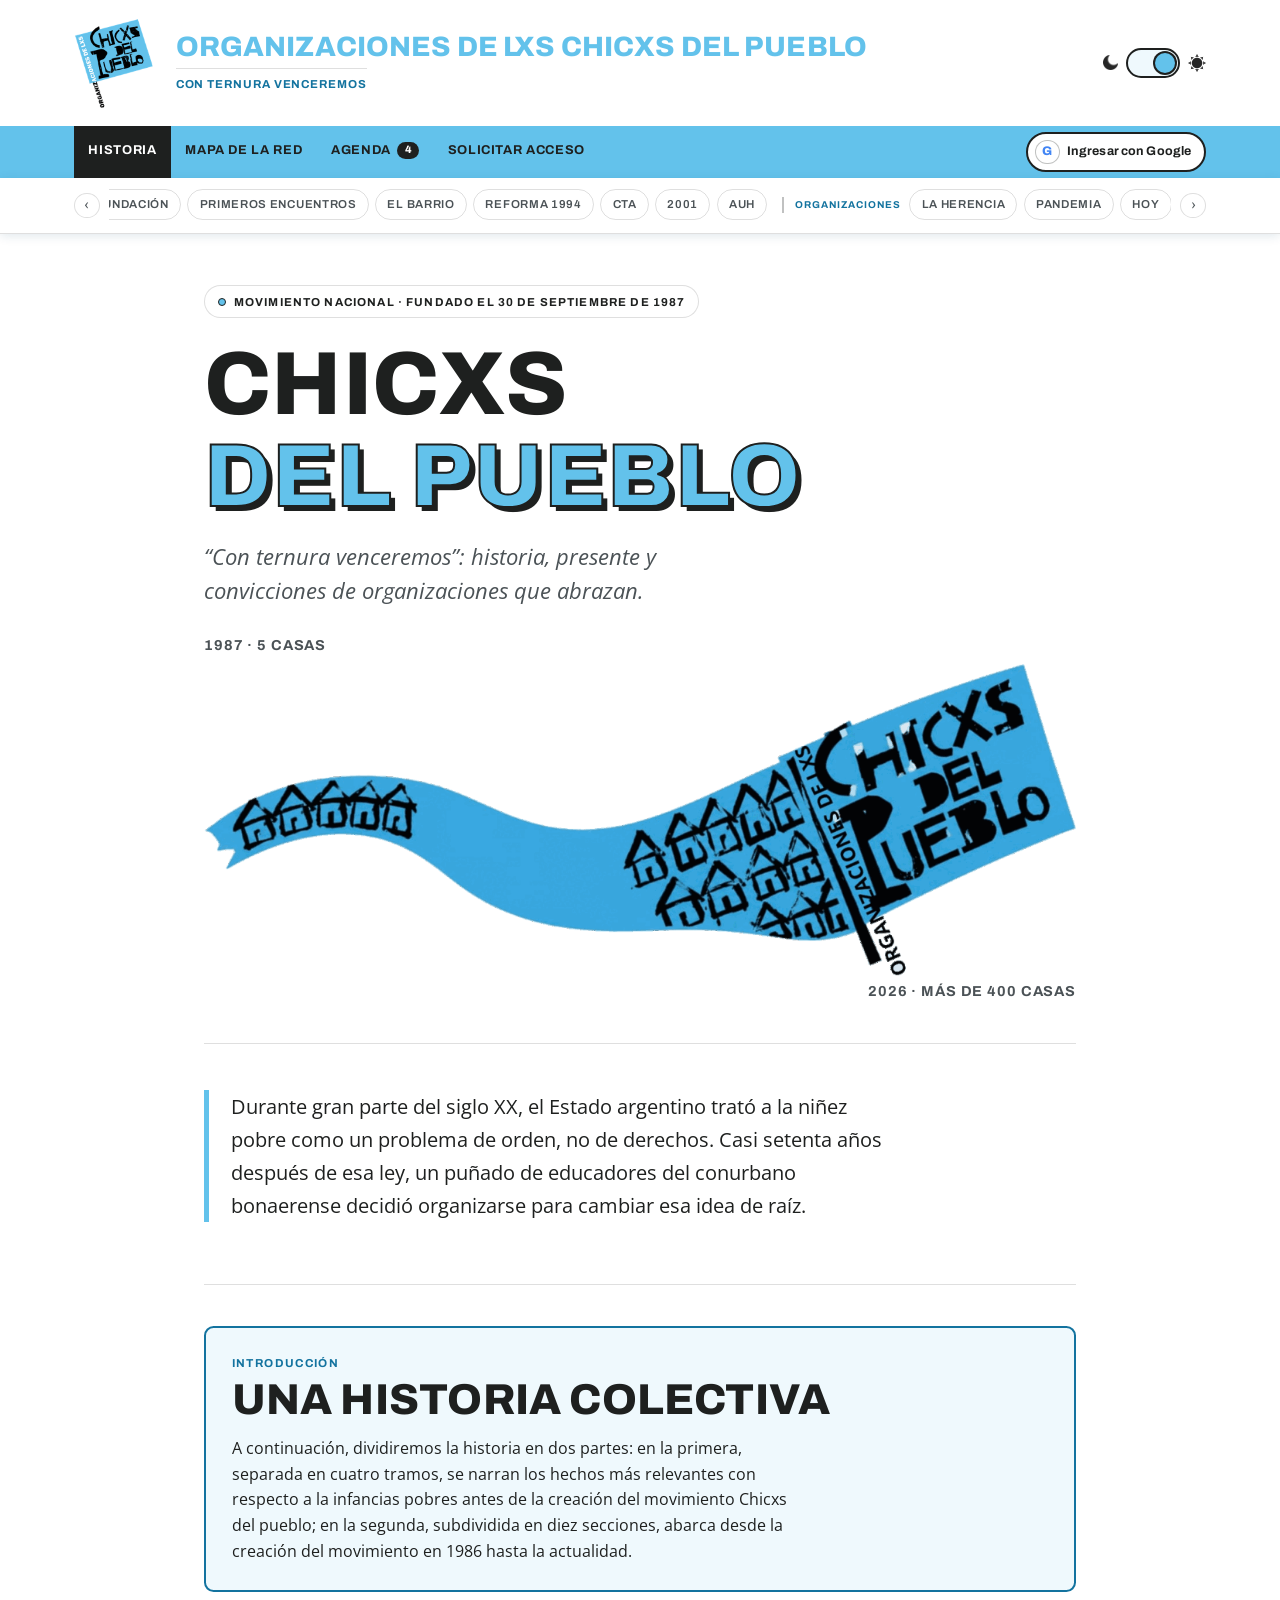
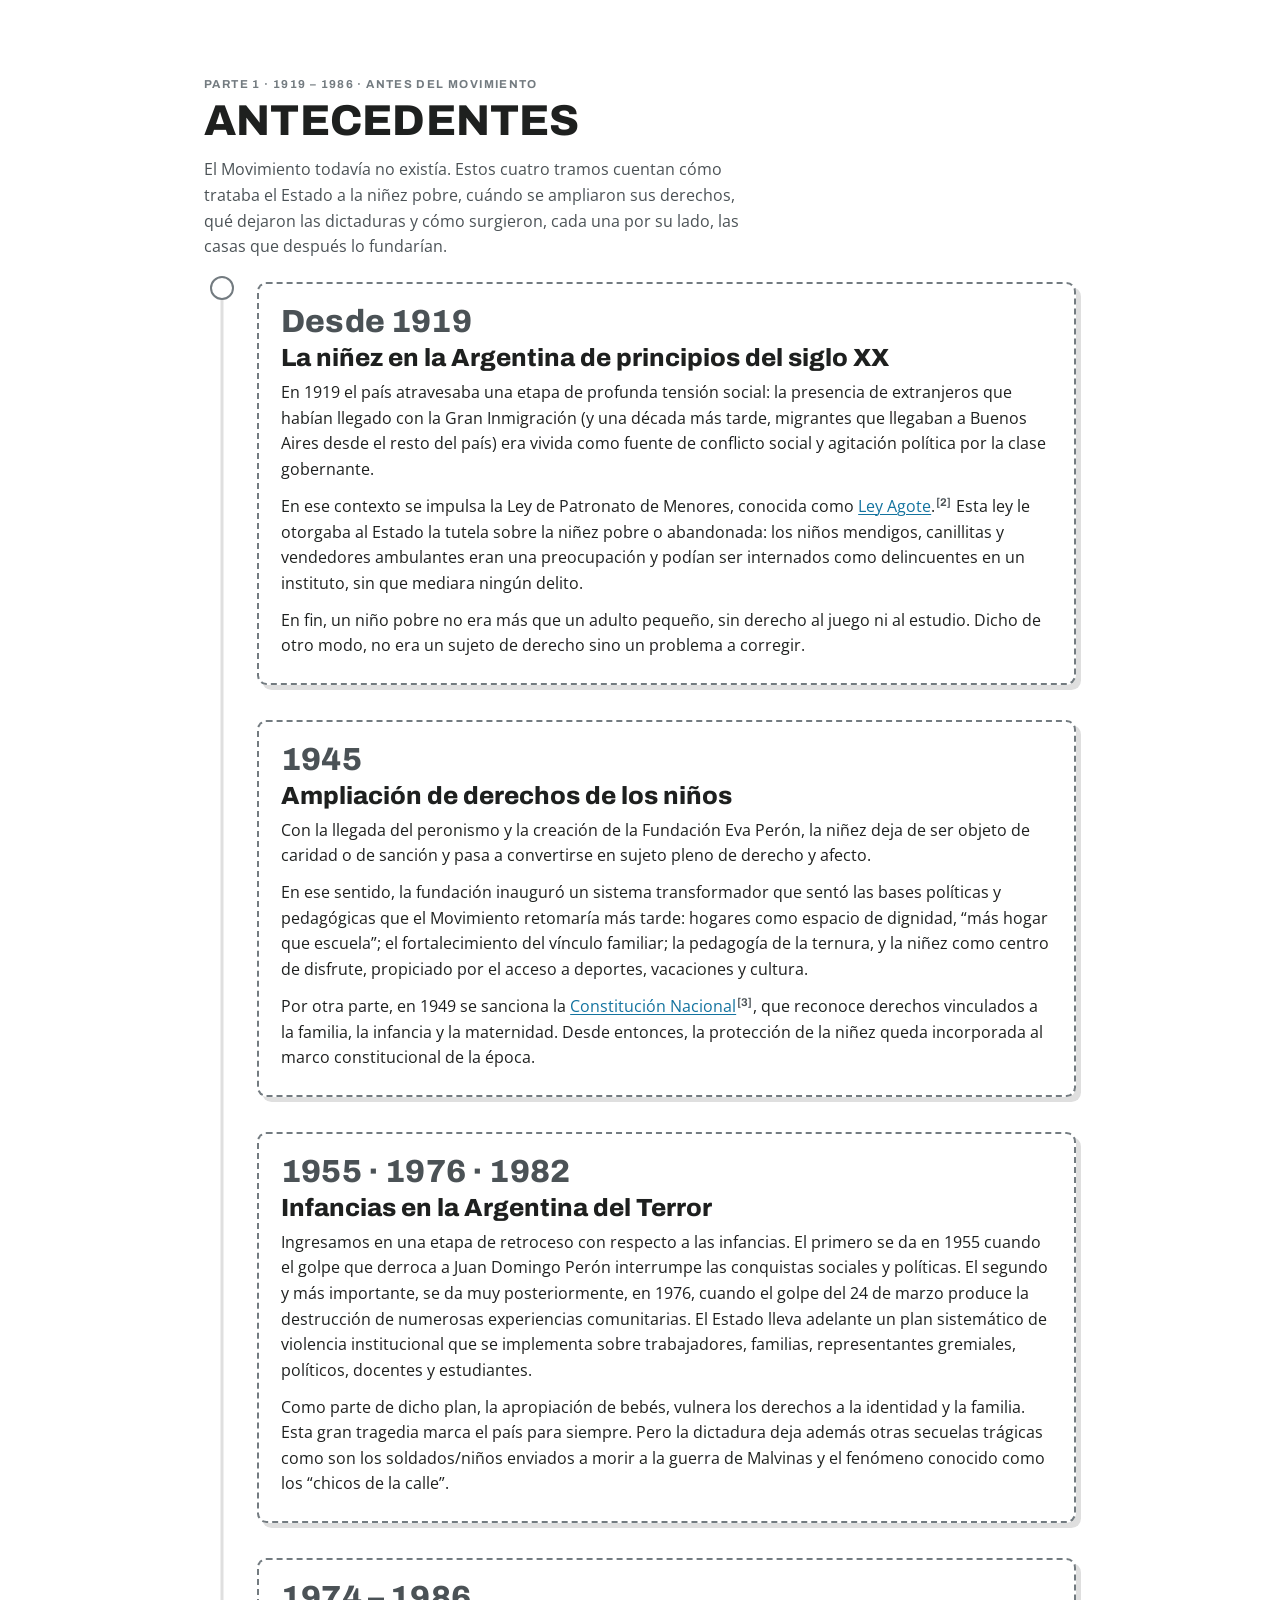
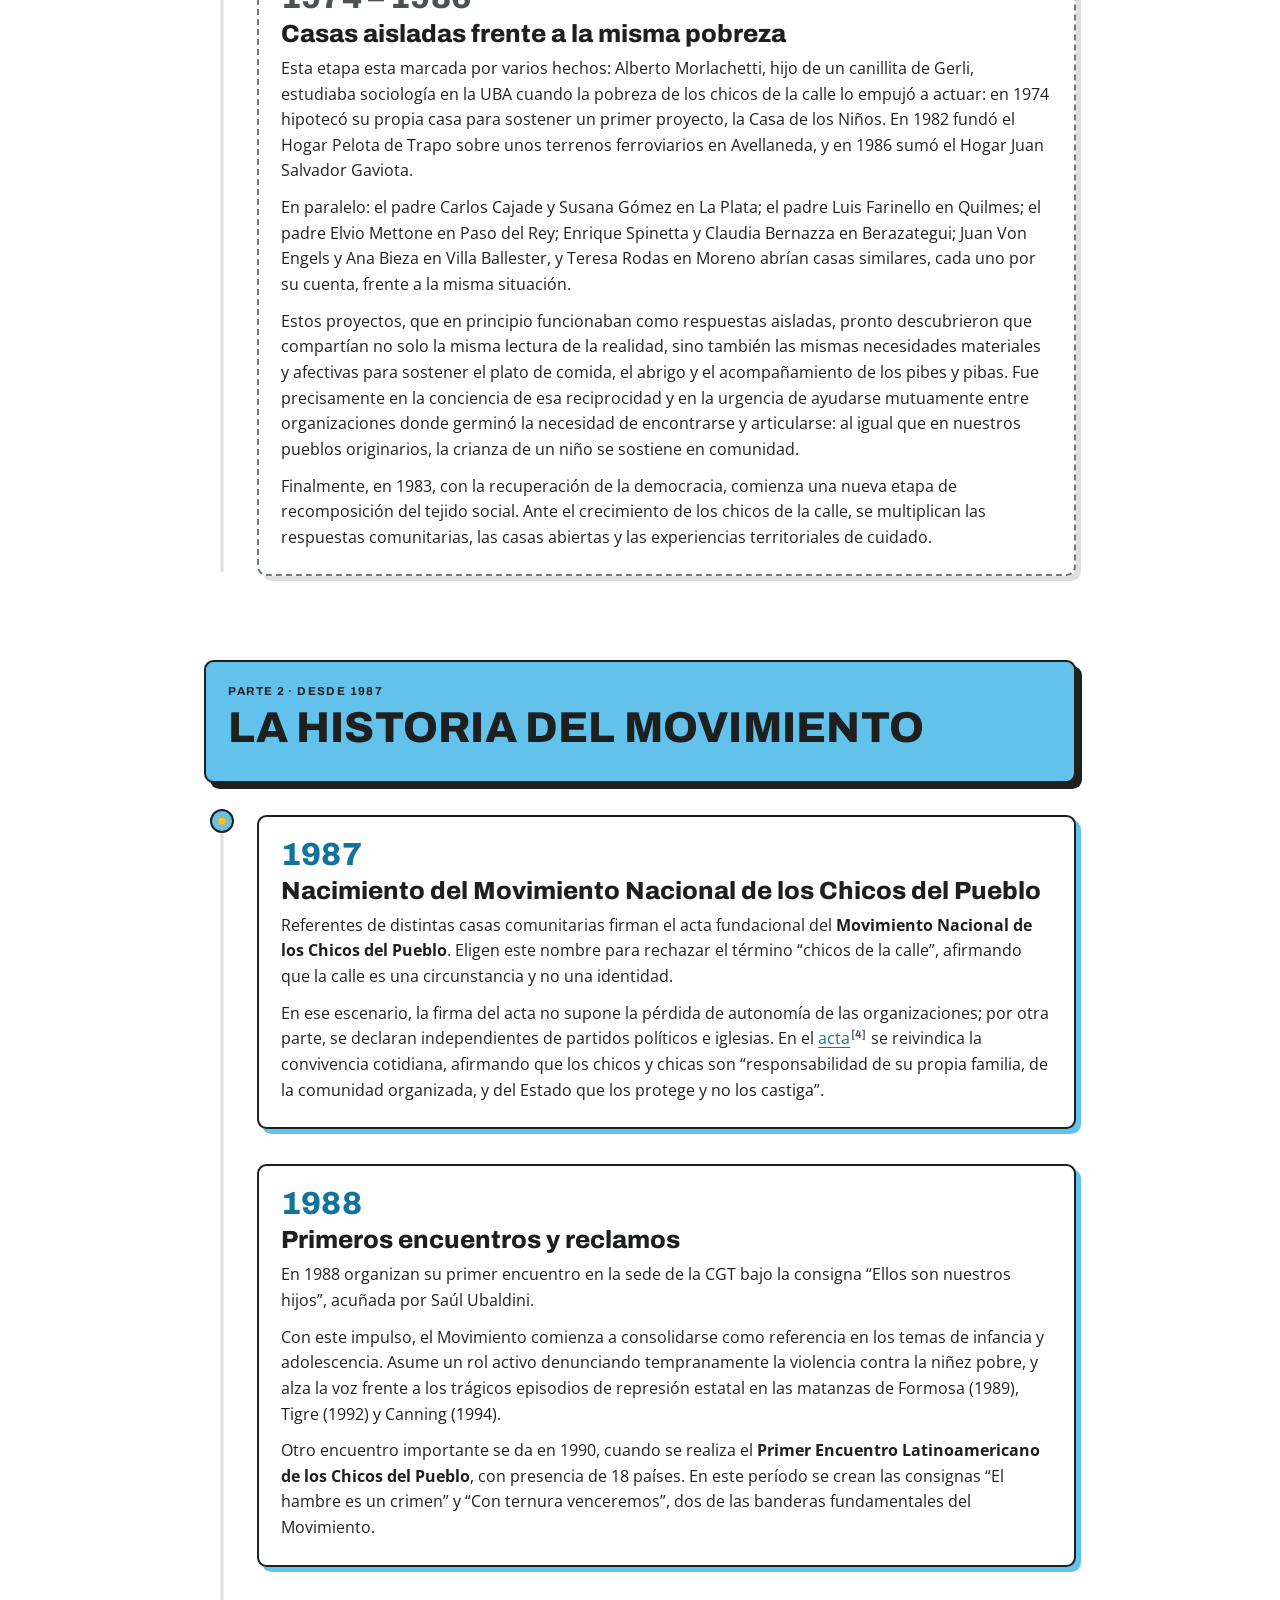
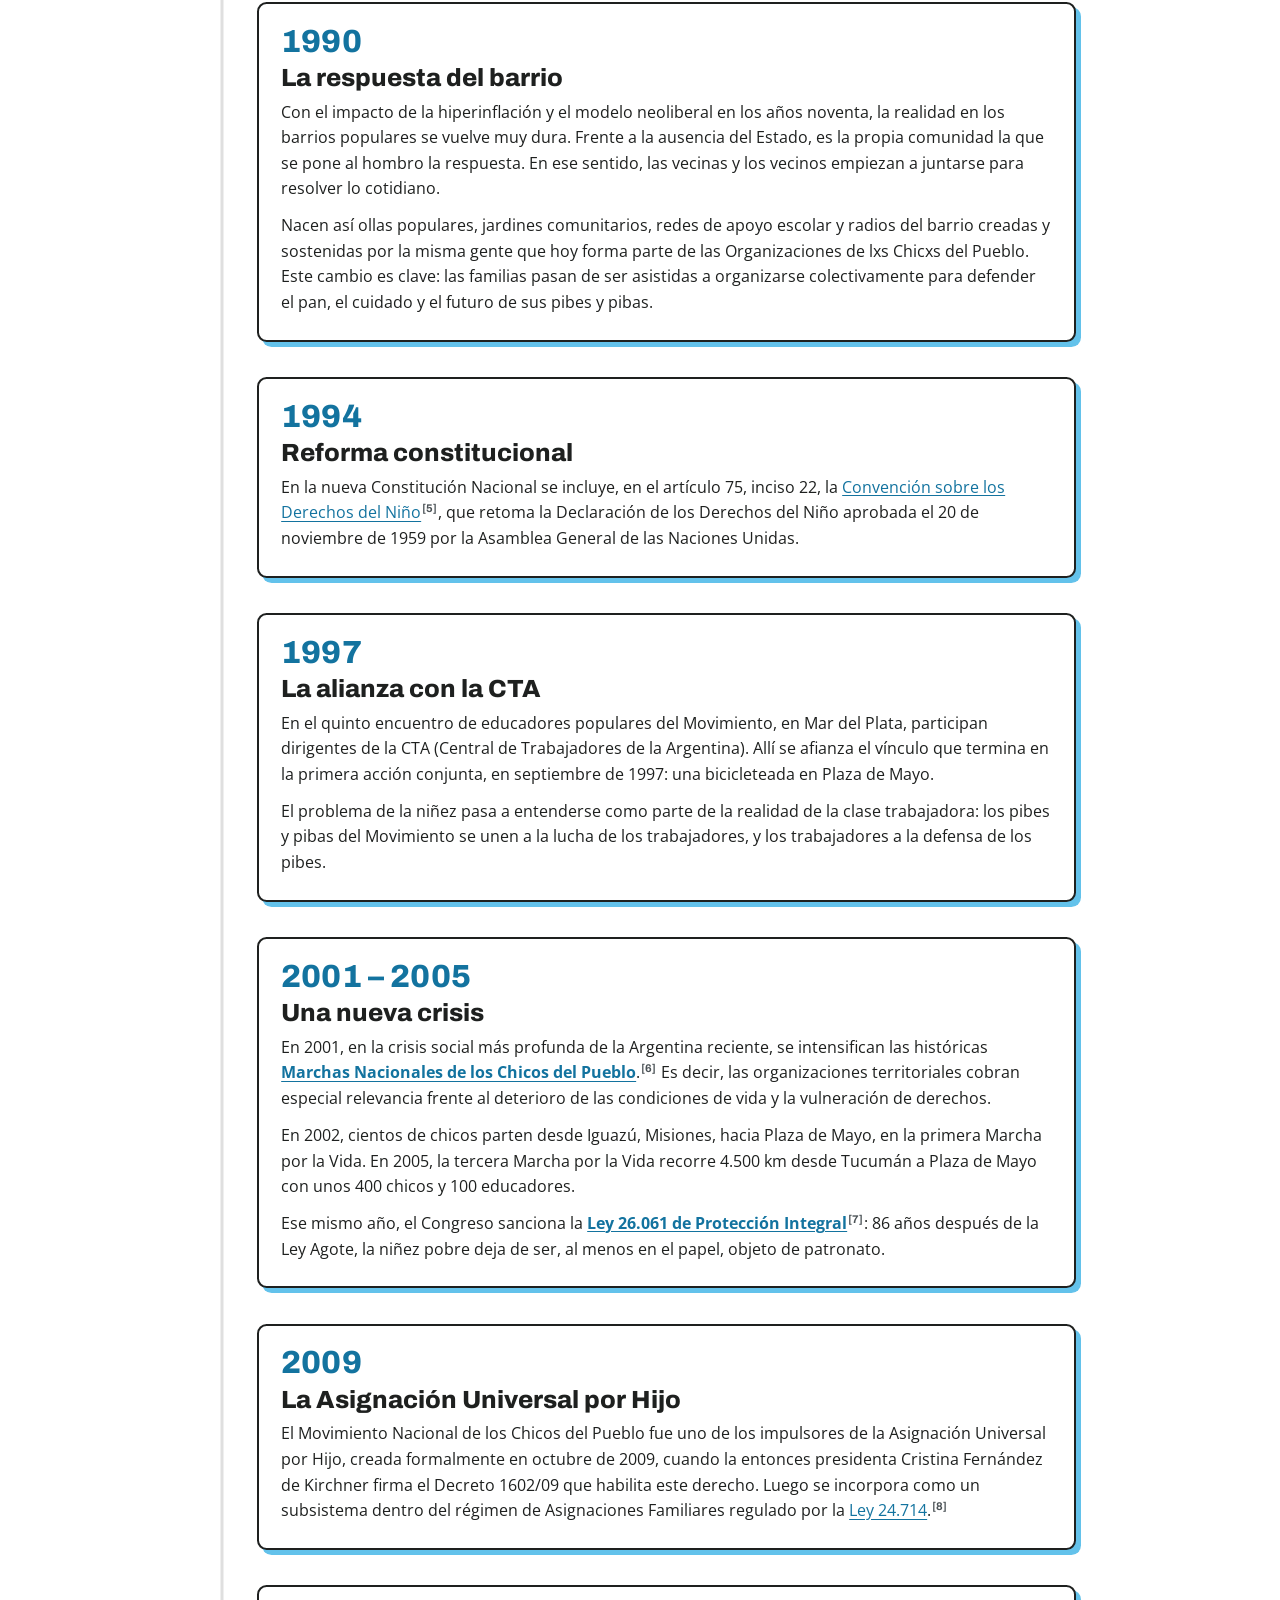
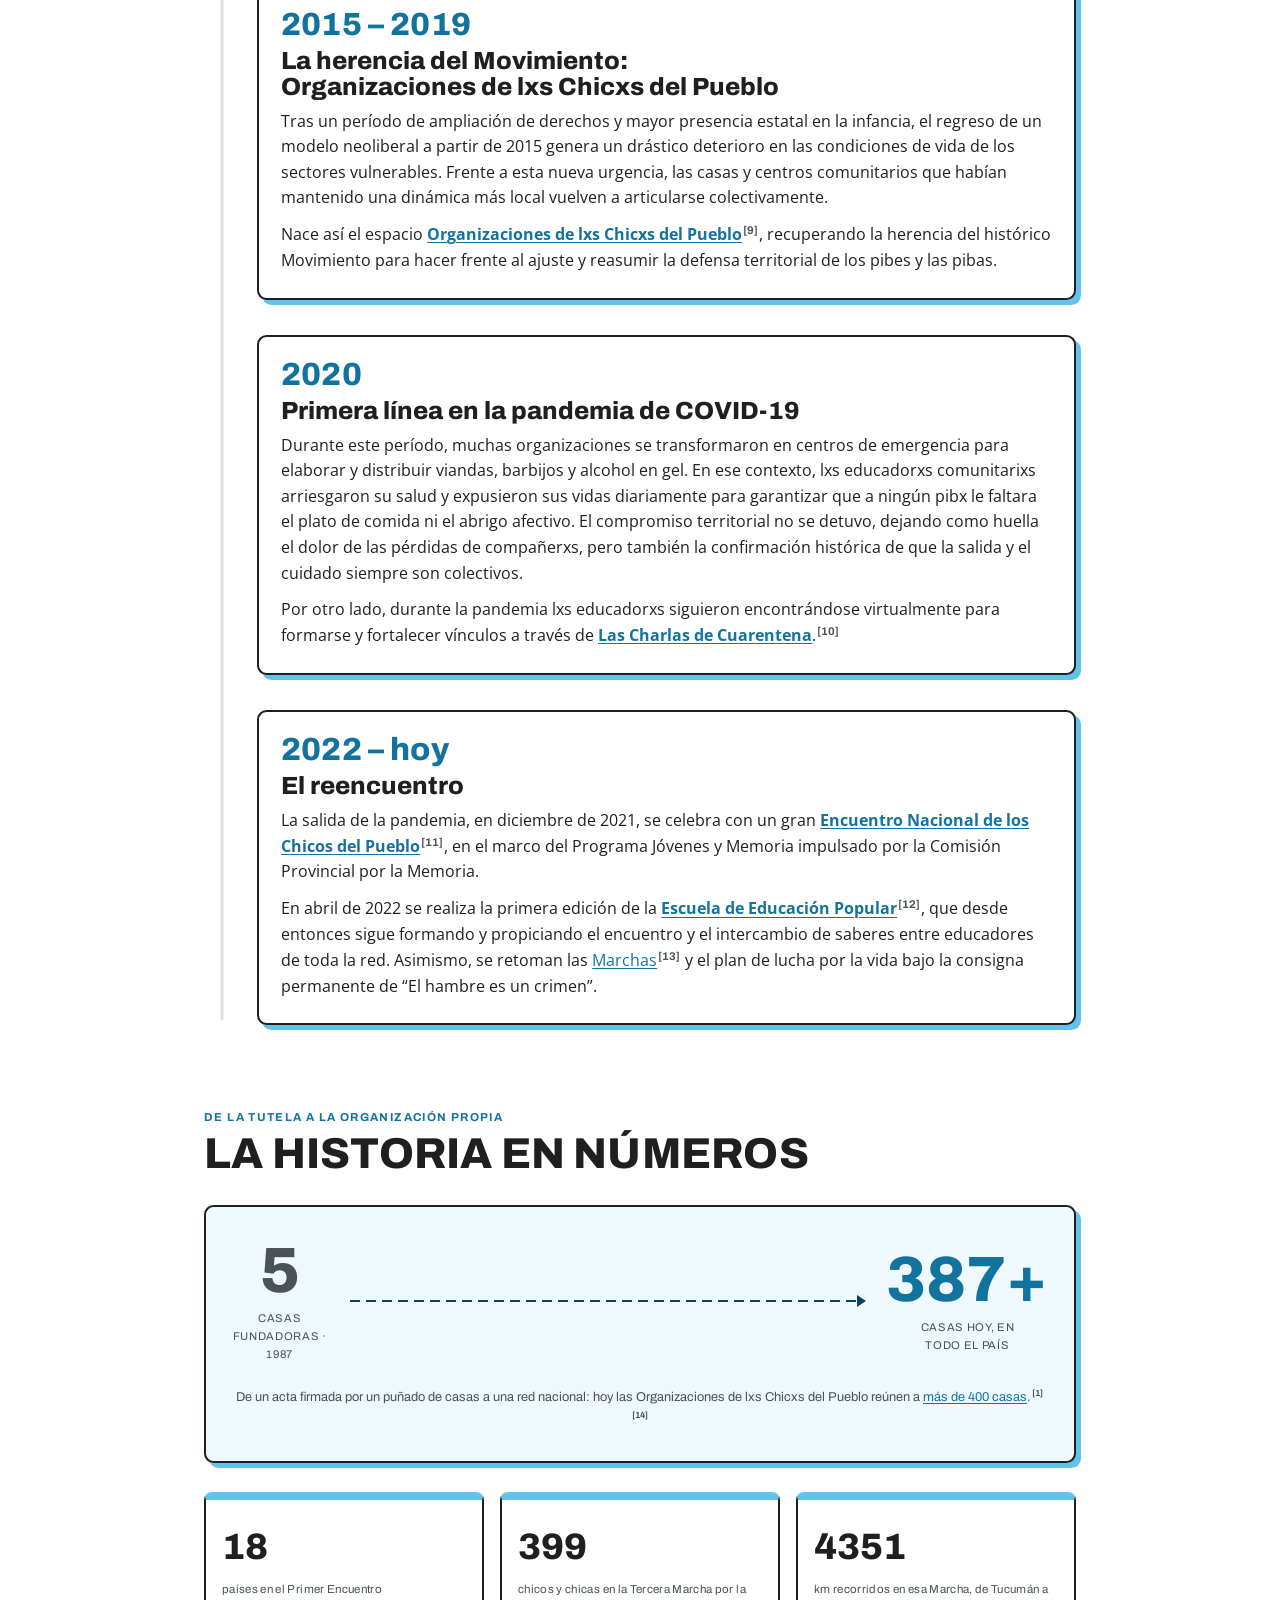
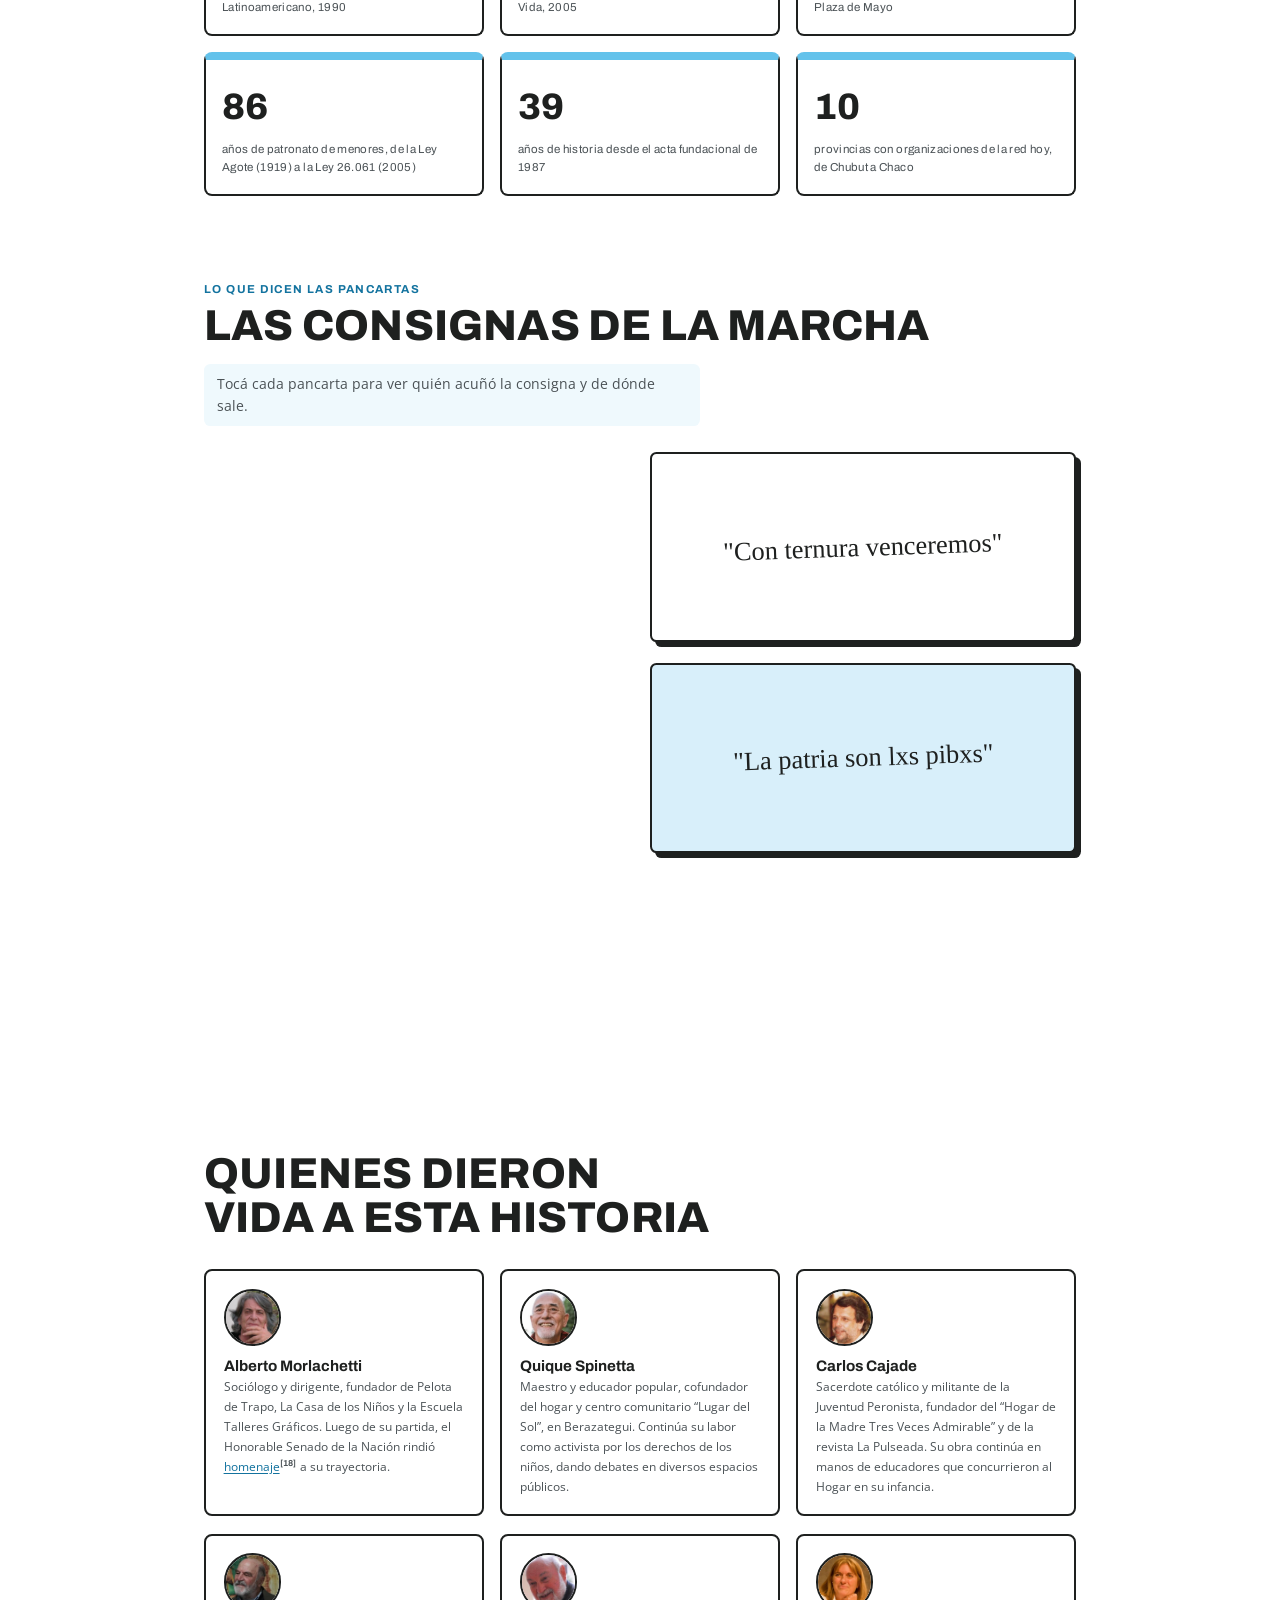
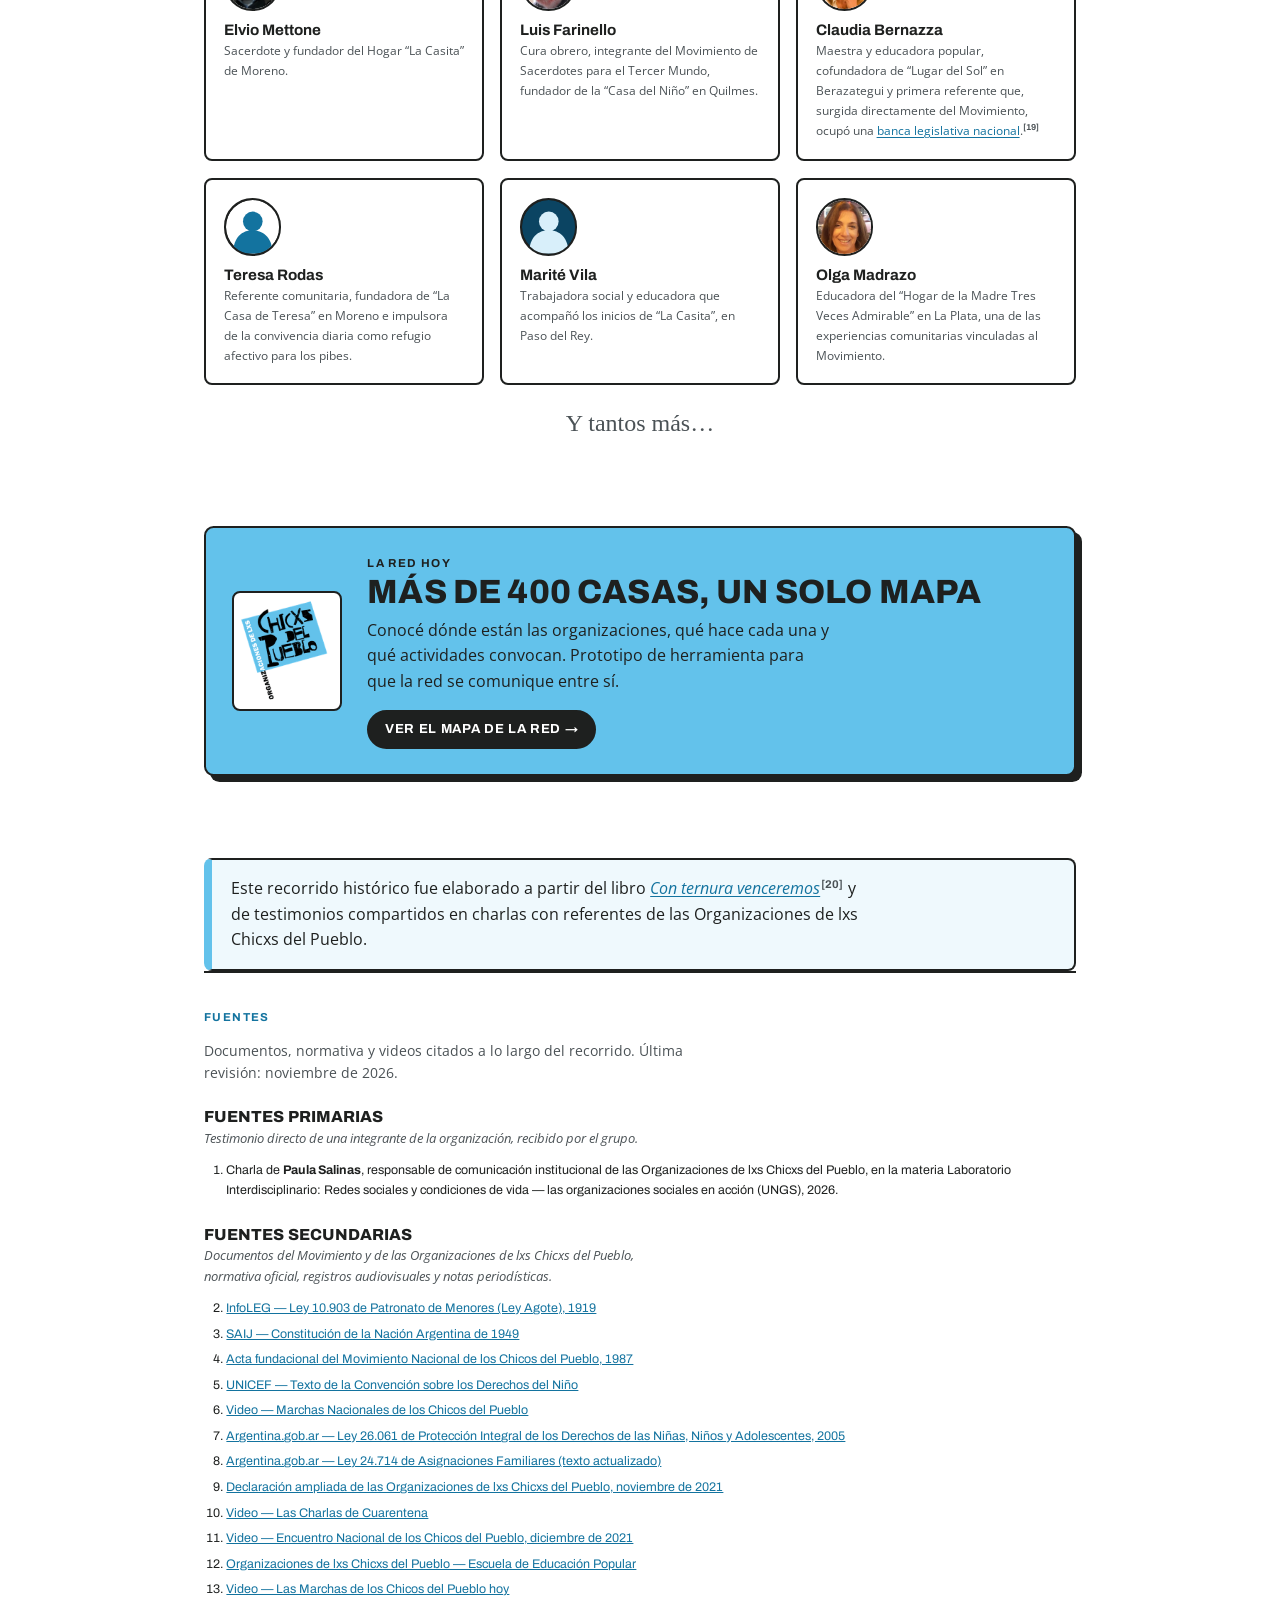
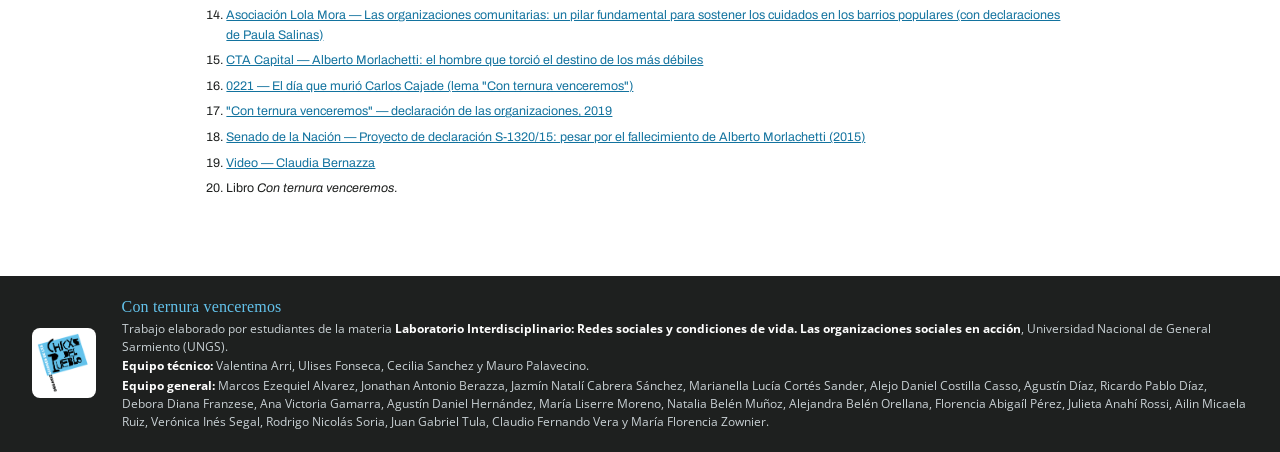
<file: index.html>
<!doctype html>
<html lang="es">
<head>
<meta charset="utf-8">
<meta name="viewport" content="width=device-width, initial-scale=1">
<title>Chicxs del Pueblo · Historia del movimiento</title>
<meta name="description" content="La historia del Movimiento Nacional de los Chicos del Pueblo, de la Ley Agote (1919) a la red de más de 400 organizaciones de hoy.">
<script src="js/tema.js?v=30"></script>
<link rel="icon" href="img/logo-chicxs.png" type="image/png">
<link rel="preconnect" href="https://fonts.googleapis.com">
<link rel="preconnect" href="https://fonts.gstatic.com" crossorigin>
<link href="https://fonts.googleapis.com/css2?family=Archivo:wght@400;600;700;800&family=Open+Sans:ital,wght@0,400;0,600;0,700;1,400&family=Permanent+Marker&display=swap" rel="stylesheet">
<link rel="stylesheet" href="css/marca.css?v=30">
<style>
  /* la paleta viene de css/marca.css; estos alias mantienen los nombres usados abajo */
  :root{
    --paper-2:var(--celeste-50);
    --marigold:var(--celeste);
    --marigold-deep:var(--celeste-700);
    --brick:var(--celeste-700);
    --teal:var(--celeste-900);
  }

  h1,h2,h3,.display{
    font-family:var(--f-head);
    font-weight:800;
    text-transform:uppercase;
    letter-spacing:.005em;
    text-wrap:balance;
    line-height:1.02;
  }
  .num{ font-variant-numeric:tabular-nums; font-family:var(--f-head); }
  .wrap{ max-width:920px; margin:0 auto; padding:0 1.5rem; }

  /* ---------- topbar ---------- */
  .topbar{
    background:var(--paper);
    border-bottom:1px solid var(--line);
    box-shadow:0 2px 10px var(--shadow);
  }
  .topbar-inner{
    max-width:var(--wrap); margin:0 auto; padding:.7rem 1.5rem;
    display:flex; align-items:center; gap:.6rem;
  }
  .chip-group{
    font-family:var(--f-head); font-weight:700; font-size:.62rem; letter-spacing:.1em;
    text-transform:uppercase; color:var(--ink-mute); white-space:nowrap; flex-shrink:0;
    align-self:center; padding:0 .15rem;
  }
  .chip-group--mov{ margin-left:.5rem; padding-left:.7rem; border-left:2px solid var(--line-strong); color:var(--celeste-700); }
  .chipnav{
    display:flex; gap:.4rem; overflow-x:auto; scrollbar-width:none;
    padding-bottom:2px; scroll-behavior:smooth; flex:1; min-width:0;
  }
  .chipnav::-webkit-scrollbar{ display:none; }
  .nav-arrow{
    flex-shrink:0; width:1.6rem; height:1.6rem; border-radius:50%;
    border:1px solid var(--line); background:var(--card-bg); color:var(--ink-soft);
    font-family:var(--f-head); font-size:.9rem; line-height:1;
    display:flex; align-items:center; justify-content:center; cursor:pointer;
  }
  .nav-arrow:hover{ color:var(--ink); border-color:var(--ink-soft); }
  .chip{
    font-family:var(--f-head); font-weight:600; font-size:.72rem;
    text-transform:uppercase; letter-spacing:.06em;
    white-space:nowrap; padding:.32rem .7rem; border-radius:999px;
    border:1px solid var(--line); background:transparent; color:var(--ink-soft);
    cursor:pointer; text-decoration:none; display:inline-block;
  }
  .chip--intro{ background:var(--celeste); color:var(--on-celeste); border-color:var(--celeste); }
  .chip[aria-current="true"]{
    background:var(--solid); color:var(--on-solid); border-color:var(--solid);
  }

  /* anchor targets: clear the sticky header, regardless of nav path */
  #contexto, #historia, .era{ scroll-margin-top:7.5rem; }

  /* ---------- hero ---------- */
  .hero{ padding:3.2rem 0 1.5rem; position:relative; }
  .hero-badge{
    display:inline-flex; align-items:center; gap:.5rem;
    font-family:var(--f-head); font-weight:700; font-size:.72rem;
    letter-spacing:.1em; text-transform:uppercase;
    background:var(--card-bg); border:1px solid var(--line);
    padding:.4rem .8rem; border-radius:999px; margin-bottom:1.3rem;
  }
  .hero-badge .dot{ width:.5rem; height:.5rem; border-radius:50%; background:var(--celeste); border:1.5px solid var(--ink); flex-shrink:0; }
  h1.masthead{
    font-size:clamp(2.6rem, 9vw, 5.6rem);
    margin:0;
    position:relative;
  }
  h1.masthead .l1{ display:block; }
  h1.masthead .l2{
    color:var(--celeste);
    -webkit-text-stroke:2px var(--sombra-dura);
    text-shadow: 5px 5px 0 var(--sombra-dura);
    display:block;
  }
  .hero-sub{
    font-style:italic; font-size:clamp(1.05rem,2.6vw,1.35rem);
    color:var(--ink-soft); max-width:42ch; margin:1.1rem 0 0;
  }
  .hero-cinta{ margin:1.6rem 0 0; display:grid; grid-template-columns:1fr; }
  .hero-cinta img{ width:100%; height:auto; display:block; }
  .cinta-lbl{ font-family:var(--f-head); font-weight:700; font-size:clamp(.72rem,1.6vw,.9rem); letter-spacing:.06em; text-transform:uppercase; color:var(--ink-soft); }
  .cinta-lbl--desde{ margin-bottom:.4rem; }
  .cinta-lbl--hoy{ text-align:right; margin-top:.3rem; }
  :root[data-theme="dark"] .hero-cinta img{ filter:drop-shadow(0 0 1px rgba(255,255,255,.6)); }

  /* ---------- manifiesto ---------- */
  .manifiesto{
    padding:1.6rem 0 2.6rem; border-top:1px solid var(--line); border-bottom:1px solid var(--line);
    margin:1rem 0 2.6rem;
  }
  .manifiesto p{
    font-size:clamp(1.05rem,2vw,1.28rem);
    max-width:62ch;
    position:relative; padding-left:1.4rem;
    border-left:5px solid var(--celeste);
  }

  /* ---------- section heads ---------- */
  .section-head{ margin:0 0 1.8rem; }
  .section-head h2{ font-size:clamp(1.8rem,5vw,2.7rem); margin:.35rem 0 0; }
  .section-head .eyebrow{ color:var(--brick); }

  section{ padding:2.6rem 0; }

  /* ---------- timeline ---------- */
  .timeline{ display:grid; grid-template-columns:2.2rem 1fr; gap:1.1rem; }
  .rail{ position:relative; }
  .rail-track{
    position:absolute; left:50%; top:.3rem; bottom:.3rem; width:3px;
    background:var(--line); transform:translateX(-50%); border-radius:3px;
  }
  .rail-fill{
    position:absolute; left:50%; top:.3rem; width:3px; height:0;
    background:linear-gradient(var(--brick), var(--marigold));
    transform:translateX(-50%); border-radius:3px;
  }
  .rail-marker{
    position:absolute; left:50%; top:.3rem; width:1.5rem; height:1.5rem;
    transform:translate(-50%,-50%); border-radius:50%;
    background:var(--celeste); border:2px solid var(--ink);
    display:flex; align-items:center; justify-content:center; font-size:.7rem;
  }
  .eras{ display:flex; flex-direction:column; gap:2.2rem; }
  .era{
    background:var(--card-bg); border:2px solid var(--ink); border-radius:.6rem;
    padding:1.3rem 1.4rem 1.5rem; box-shadow:5px 5px 0 var(--celeste);
    opacity:0; transform:translateY(14px);
    transition:opacity .5s ease, transform .5s ease;
  }
  .era.in-view{ opacity:1; transform:translateY(0); }
  .era-top{ margin-bottom:.35rem; }
  .era-date{
    display:inline-block; font-family:var(--f-head); font-weight:800;
    font-size:clamp(1.5rem,4vw,2rem); line-height:1.05; letter-spacing:.005em;
    color:var(--celeste-700);
  }
  .era h3{ font-size:clamp(1.2rem,3vw,1.55rem); margin:.15rem 0 .6rem; text-transform:none; letter-spacing:0; }
  .era p{ margin:0 0 .7rem; color:var(--ink); }
  .era p:last-of-type{ margin-bottom:0; }
  .era-toggle{
    font-family:var(--f-head); font-weight:700; font-size:.74rem;
    text-transform:uppercase; letter-spacing:.06em;
    background:none; border:1px solid var(--line); border-radius:999px;
    padding:.35rem .8rem; cursor:pointer; color:var(--brick); margin-top:.4rem;
  }
  .era-quote{
    display:none; margin:.8rem 0 0; padding:.8rem 1rem;
    border-left:3px solid var(--marigold-deep); background:var(--paper);
    font-style:italic; color:var(--ink-soft);
  }
  .era-quote.open{ display:block; }

/* ---------- introduccion ---------- */
  #introduccion{
    background:var(--celeste-50); border:2px solid var(--celeste-700);
    border-radius:.6rem;
    padding:1.6rem; margin:1.2rem 0 2.6rem;
  }
  #introduccion .section-head .eyebrow{ color:var(--celeste-700); }
  #introduccion .etapa-lead{ color:var(--ink); margin:-.9rem 0 0; }

  /* ---------- dos partes: contexto (antes de 1987) y movimiento (desde 1987) ---------- */
  .etapa-lead{ max-width:62ch; color:var(--ink-soft); margin:-.9rem 0 1.4rem; }
  .etapa--contexto .section-head .eyebrow{ color:var(--ink-mute); }
  .etapa--contexto .era{ border-style:dashed; border-color:var(--ink-mute); box-shadow:5px 5px 0 var(--line); }
  .etapa--contexto .era-date{ color:var(--ink-soft); }
  .etapa--contexto .rail-fill{ background:var(--ink-mute); }
  .etapa--contexto .rail-marker{ background:var(--paper); border-color:var(--ink-mute); }
  .hito{
    background:var(--celeste); color:var(--on-celeste); border:2px solid var(--solid); border-radius:.6rem;
    box-shadow:6px 6px 0 var(--sombra-dura); padding:1.3rem 1.4rem 1.4rem; margin:0 0 2rem;
  }
  .hito .eyebrow{ color:var(--on-celeste); }
  .hito h2{ font-size:clamp(1.8rem,5vw,2.7rem); margin:.35rem 0 .5rem; }
  .hito p{ margin:0; max-width:60ch; }

  /* ---------- crecimiento ---------- */
  .growth{
    display:flex; align-items:center; gap:1.4rem; flex-wrap:wrap;
    background:var(--celeste-50); border:2px solid var(--ink); border-radius:.6rem;
    padding:2rem 1.6rem; margin-bottom:1.8rem; box-shadow:5px 5px 0 var(--celeste);
  }
  .growth-num{ text-align:center; }
  .growth-num .big{ font-family:var(--f-head); font-weight:800; font-size:clamp(2.6rem,8vw,4rem); line-height:1; }
  .growth-num .cap{ font-family:var(--f-head); font-size:.7rem; letter-spacing:.06em; text-transform:uppercase; color:var(--ink-soft); max-width:16ch; margin:.4rem auto 0; }
  .growth-num.from .big{ color:var(--ink-soft); }
  .growth-num.to .big{ color:var(--brick); }
  .growth-arrow{ flex:1; min-width:60px; height:2px; background:repeating-linear-gradient(to right, var(--teal) 0 10px, transparent 10px 16px); position:relative; }
  .growth-arrow::after{
    content:""; position:absolute; right:-2px; top:50%; width:0; height:0;
    border-top:6px solid transparent; border-bottom:6px solid transparent; border-left:9px solid var(--teal);
    transform:translateY(-50%);
  }
  .growth-caption{ width:100%; font-family:var(--f-head); font-size:.8rem; color:var(--ink-soft); text-align:center; }

  /* 6 estadísticas: dos filas parejas de 3, sin ítems sueltos */
  .stats{ display:grid; grid-template-columns:repeat(3,1fr); gap:1rem; }
  .stat{ background:var(--paper); border:2px solid var(--ink); border-radius:.5rem; padding:1.1rem 1rem; border-top:8px solid var(--celeste); }
  .stat .big{ font-family:var(--f-head); font-weight:800; font-size:clamp(1.8rem,4vw,2.3rem); color:var(--ink); }
  .stat .cap{ font-family:var(--f-head); font-size:.72rem; letter-spacing:.03em; color:var(--ink-soft); margin-top:.2rem; }

  /* ---------- lemas: ordered, symmetric grid, no per-card tilt ---------- */
  .lemas{ display:grid; grid-template-columns:repeat(2,1fr); gap:1.3rem; }
  .placard{
    perspective:1200px; height:190px; background:none; border:none; padding:0; cursor:pointer;
    font:inherit; color:inherit; text-align:left; width:100%;
  }
  .placard-inner{
    position:relative; width:100%; height:100%;
    transition:transform .55s cubic-bezier(.2,.8,.2,1);
    transform-style:preserve-3d;
  }
  .placard.flipped .placard-inner{ transform:rotateY(180deg); }
  .placard:focus-visible{ outline:3px solid var(--celeste-700); outline-offset:4px; border-radius:.4rem; }
  .placard:not(.flipped) .placard-back a{ pointer-events:none; visibility:hidden; }
  .placard-face{
    position:absolute; inset:0; backface-visibility:hidden;
    border-radius:.4rem; border:2px solid var(--ink);
    display:flex; align-items:center; justify-content:center; text-align:center;
    padding:1.1rem; box-shadow:5px 5px 0 var(--sombra-dura);
  }
  .placard-front{ background:var(--marigold); color:var(--on-celeste); }
  .placard:nth-child(2) .placard-front{ background:var(--paper); color:var(--ink); }
  .placard:nth-child(3) .placard-front{ background:#1E201F; color:var(--celeste); }
  .placard:nth-child(4) .placard-front{ background:var(--celeste-100); color:var(--ink); }
  .placard:nth-child(5) .placard-front{ background:var(--celeste-700); color:#fff; }
  .placard:nth-child(6) .placard-front{ background:var(--card-bg); color:var(--celeste-700); }
  .placard-front .lema{ font-family:var(--f-hand); font-size:1.65rem; line-height:1.15; transform:rotate(-2deg); }
  .placard-back{ background:var(--card-bg); transform:rotateY(180deg); flex-direction:column; gap:.4rem; }
  .placard-back p{ font-size:.85rem; color:var(--ink-soft); margin:0; }
  .placard-back .when{ font-family:var(--f-head); font-weight:700; font-size:.68rem; letter-spacing:.06em; text-transform:uppercase; color:var(--brick); }
  .placard-hint{ font-family:var(--f-head); font-size:.62rem; letter-spacing:.06em; text-transform:uppercase; opacity:.7; margin-top:.5rem; }

  /* ---------- fundadores y referentes: grilla pareja de 3 x 3 ---------- */
  .founders{ display:grid; grid-template-columns:repeat(3,1fr); gap:1.1rem 1rem; }
  .founder{
    background:var(--card-bg);
    border:2px solid var(--ink); border-radius:.5rem; padding:1.1rem;
  }
  .founder .avatar{ width:3.6rem; height:3.6rem; border-radius:50%; overflow:hidden; margin-bottom:.7rem; border:2px solid var(--ink); }
  .founder .avatar svg, .founder .avatar img{ width:100%; height:100%; display:block; object-fit:cover; }
  .founders-mas{ font-family:var(--f-hand); font-size:1.5rem; margin:1.2rem 0 0; text-align:center; color:var(--ink-soft); }
  .elaboracion{
    margin:2.5rem 0 0; padding:1rem 1.2rem; background:var(--celeste-50); color:var(--ink);
    border:2px solid var(--ink); border-left:8px solid var(--celeste); border-radius:.5rem;
  }
  .elaboracion p{ margin:0; max-width:70ch; }
  .founder h4{ font-family:var(--f-head); font-size:.95rem; font-weight:700; margin:0 0 .15rem; }
  .founder .role{ font-size:.78rem; color:var(--ink-soft); }

  /* ---------- footer ---------- */
  .fuentes{ border-top:2px solid var(--ink); padding:2.2rem 0 1rem; }
  .fuentes p{ font-size:.85rem; color:var(--ink-soft); max-width:62ch; }
  .sources{ font-family:var(--f-head); font-size:.78rem; display:flex; flex-wrap:wrap; gap:.4rem 1rem; margin-top:.8rem; padding:0; list-style:none; }
  .sources a{ color:var(--celeste-700); }
  .fuentes-tit{ font-size:1rem; margin:1.6rem 0 .15rem; }
  .fuentes-def{ margin:0 0 .5rem !important; font-size:.8rem !important; font-style:italic; }
  ol.sources{ list-style:decimal; padding-left:1.4rem; flex-direction:column; flex-wrap:nowrap; gap:.35rem; }
  ol.sources li{ scroll-margin-top:8rem; }
  ol.sources li:target{ background:var(--celeste-100); border-radius:.25rem; }
  .ref{ color:var(--celeste-700); text-decoration:underline; text-decoration-thickness:1px; text-underline-offset:.15em; }
  .ref:hover{ color:var(--celeste-900); }
  .ref-num{ font-family:var(--f-head); font-weight:700; font-size:.7em; color:var(--ink-soft); padding:0 .1em; }
  .era-cite{
    font-family:var(--f-head); font-size:.76rem; color:var(--ink-soft);
    margin:-.35rem 0 .75rem !important; padding-left:.6rem; border-left:3px solid var(--celeste);
  }
  .titulos-nota{
    font-size:.85rem; color:var(--ink-soft); max-width:62ch; margin:-.8rem 0 1.6rem;
    padding:.6rem .8rem; background:var(--celeste-50); border-radius:.4rem;
  }
  .placard-back .fuente{ font-family:var(--f-head); font-size:.7rem; color:var(--ink-soft); }

  /* ---------- puente al mapa de la red ---------- */
  .cta-red{
    display:grid; grid-template-columns:auto 1fr; gap:1.2rem 1.6rem; align-items:center;
    background:var(--celeste); color:var(--on-celeste); border:2px solid var(--solid); border-radius:.6rem;
    padding:1.6rem; box-shadow:6px 6px 0 var(--sombra-dura);
  }
  .cta-red img{ width:110px; height:auto; background:#fff; border:2px solid var(--ink); border-radius:.5rem; padding:.4rem; }
  .cta-red h2{ font-size:clamp(1.5rem,4vw,2.1rem); margin:.2rem 0 .5rem; }
  .cta-red p{ margin:0 0 1rem; max-width:52ch; }
  .cta-red .eyebrow{ color:var(--on-celeste); }

  @media (max-width:900px){
    .founders{ grid-template-columns:repeat(2,1fr); }
  }
  @media (max-width:640px){
    .timeline{ grid-template-columns:1.4rem 1fr; }
    .founders{ grid-template-columns:1fr; }
    .stats{ grid-template-columns:1fr 1fr; }
    .cta-red{ grid-template-columns:1fr; }
  }
  @media (max-width:480px){
    .lemas{ grid-template-columns:1fr; }
    .placard{ height:170px; }
  }
</style>
</head>
<body>

<header class="site-header">
  <div class="header-inner">
    <a class="brand-row" href="index.html">
      <img class="brand-logo" src="img/logo-chicxs-grande.png" alt="Logo de Organizaciones de lxs Chicxs del Pueblo" width="170" height="174">
      <div>
        <p class="brand-title">Organizaciones de lxs Chicxs del Pueblo</p>
        <span class="brand-tag">Con ternura venceremos</span>
      </div>
    </a>
    <label class="theme-toggle" title="Cambiar entre modo claro y modo oscuro">
      <img src="img/icono-luna.png" alt="" class="theme-icon theme-icon-moon" width="15" height="15">
      <input type="checkbox" class="theme-input" id="temaToggle" role="switch" checked>
      <span class="theme-track" aria-hidden="true"><span class="theme-knob"></span></span>
      <img src="img/icono-sol.png" alt="" class="theme-icon theme-icon-sun" width="18" height="18">
    </label>
  </div>
</header>

<div class="sticky-top">
  <nav class="site-nav" aria-label="Secciones del sitio">
    <div class="site-nav-inner site-nav-inner--app">
      <div class="nav-links">
        <a href="index.html" aria-current="page">Historia</a>
        <a href="red.html">Mapa de la red</a>
        <a href="red.html#agenda" class="nav-vista">Agenda <span class="tab-count num" id="cuentaAvisos"></span></a>
        <a href="red.html#acceso" data-rol-link="visitante">Solicitar acceso</a>
        <a href="red.html#ficha" data-rol-link="org" hidden>Mi organización</a>
        <a href="red.html#coord" data-rol-link="coord" hidden>Coordinación</a>
      </div>
      <div class="nav-sesion" id="navSesion"></div>
    </div>
  </nav>
  <div class="topbar">
    <div class="topbar-inner">
      <button class="nav-arrow" id="navPrev" aria-label="Etapas anteriores" type="button">‹</button>
      <nav class="chipnav" aria-label="Navegar por etapas">
        <a class="chip chip--intro" data-nav href="#introduccion">Introducción</a>
        <span class="chip-group">Antecedentes</span>
        <a class="chip" data-nav href="#era-1">Patronato</a>
        <a class="chip" data-nav href="#era-2">Peronismo</a>
        <a class="chip" data-nav href="#era-3">Dictaduras</a>
        <a class="chip" data-nav href="#era-4">Casas aisladas</a>
        <span class="chip-group chip-group--mov">Movimiento</span>
        <a class="chip" data-nav href="#era-5">Fundación</a>
        <a class="chip" data-nav href="#era-6">Primeros encuentros</a>
        <a class="chip" data-nav href="#era-7">El barrio</a>
        <a class="chip" data-nav href="#era-8">Reforma 1994</a>
        <a class="chip" data-nav href="#era-9">CTA</a>
        <a class="chip" data-nav href="#era-10">2001</a>
        <a class="chip" data-nav href="#era-11">AUH</a>
        <span class="chip-group chip-group--mov">Organizaciones</span>
        <a class="chip" data-nav href="#era-12">La herencia</a>
        <a class="chip" data-nav href="#era-13">Pandemia</a>
        <a class="chip" data-nav href="#era-14">Hoy</a>
      </nav>
      <button class="nav-arrow" id="navNext" aria-label="Etapas siguientes" type="button">›</button>
    </div>
  </div>
</div>

<main class="wrap">

  <section class="hero" id="hero">
    <div class="hero-badge"><span class="dot"></span> Movimiento Nacional · fundado el 30 de septiembre de 1987</div>
    <h1 class="masthead"><span class="l1">CHICXS</span><span class="l2">DEL PUEBLO</span></h1>
    <p class="hero-sub"><em>“Con ternura venceremos”</em>: historia, presente y convicciones de organizaciones que abrazan.</p>
    <figure class="hero-cinta">
      <span class="cinta-lbl cinta-lbl--desde">1987 · 5 casas</span>
      <img src="img/cinta-casas.png" width="1127" height="403" alt="Una cinta celeste que empieza con 5 casas dibujadas y se ensancha, llena de casas, hasta el logo de Organizaciones de lxs Chicxs del Pueblo.">
      <span class="cinta-lbl cinta-lbl--hoy">2026 · más de 400 casas</span>
    </figure>
  </section>

  <div class="manifiesto">
    <p>Durante gran parte del siglo XX, el Estado argentino trató a la niñez pobre como un problema de orden, no de derechos. Casi setenta años después de esa ley, un puñado de educadores del conurbano bonaerense decidió organizarse para cambiar esa idea de raíz.</p>
  </div>

  <section id="introduccion" aria-labelledby="introduccion-titulo">
    <div class="section-head">
      <div class="eyebrow">Introducción</div>
      <h2 id="introduccion-titulo">Una historia colectiva</h2>
    </div>
    <p class="etapa-lead">A continuación, dividiremos la historia en dos partes: en la primera, separada en cuatro tramos, se narran los hechos más relevantes con respecto a la infancias pobres antes de la creación del movimiento Chicxs del pueblo; en la segunda, subdividida en diez secciones, abarca desde la creación del movimiento en 1986 hasta la actualidad.</p>
  </section>

  <section id="contexto" class="etapa etapa--contexto">
    <div class="section-head">
      <div class="eyebrow">Parte 1 · 1919 – 1986 · antes del Movimiento</div>
      <h2>Antecedentes</h2>
    </div>
    <p class="etapa-lead">El Movimiento todavía no existía. Estos cuatro tramos cuentan cómo trataba el Estado a la niñez pobre, cuándo se ampliaron sus derechos, qué dejaron las dictaduras y cómo surgieron, cada una por su lado, las casas que después lo fundarían.</p>

    <div class="timeline">
      <div class="rail" aria-hidden="true">
        <div class="rail-track"></div>
        <div class="rail-fill"></div>
        <div class="rail-marker"></div>
      </div>

      <div class="eras">

        <article class="era" id="era-1">
          <div class="era-top"><span class="era-date num">Desde 1919</span></div>
          <h3>La niñez en la Argentina de principios del siglo XX</h3>
          <p>En 1919 el país atravesaba una etapa de profunda tensión social: la presencia de extranjeros que habían llegado con la Gran Inmigración (y una década más tarde, migrantes que llegaban a Buenos Aires desde el resto del país) era vivida como fuente de conflicto social y agitación política por la clase gobernante.</p>
          <p>En ese contexto se impulsa la Ley de Patronato de Menores, conocida como <a class="ref" href="#ref-2">Ley Agote</a>.<sup class="ref-num">[2]</sup> Esta ley le otorgaba al Estado la tutela sobre la niñez pobre o abandonada: los niños mendigos, canillitas y vendedores ambulantes eran una preocupación y podían ser internados como delincuentes en un instituto, sin que mediara ningún delito.</p>
          <p>En fin, un niño pobre no era más que un adulto pequeño, sin derecho al juego ni al estudio. Dicho de otro modo, no era un sujeto de derecho sino un problema a corregir.</p>
        </article>

        <article class="era" id="era-2">
          <div class="era-top"><span class="era-date num">1945</span></div>
          <h3>Ampliación de derechos de los niños</h3>
          <p>Con la llegada del peronismo y la creación de la Fundación Eva Perón, la niñez deja de ser objeto de caridad o de sanción y pasa a convertirse en sujeto pleno de derecho y afecto.</p>
          <p>En ese sentido, la fundación inauguró un sistema transformador que sentó las bases políticas y pedagógicas que el Movimiento retomaría más tarde: hogares como espacio de dignidad, “más hogar que escuela”; el fortalecimiento del vínculo familiar; la pedagogía de la ternura, y la niñez como centro de disfrute, propiciado por el acceso a deportes, vacaciones y cultura.</p>
          <p>Por otra parte, en 1949 se sanciona la <a class="ref" href="#ref-3">Constitución Nacional</a><sup class="ref-num">[3]</sup>, que reconoce derechos vinculados a la familia, la infancia y la maternidad. Desde entonces, la protección de la niñez queda incorporada al marco constitucional de la época.</p>
        </article>

        <article class="era" id="era-3">
          <div class="era-top"><span class="era-date num">1955 · 1976 · 1982</span></div>
          <h3>Infancias en la Argentina del Terror</h3>
          <p>Ingresamos en una etapa de retroceso con respecto a las infancias. El primero se da en 1955 cuando el golpe que derroca a Juan Domingo Perón interrumpe las conquistas sociales y políticas. El segundo y más importante, se da muy posteriormente, en 1976, cuando el golpe del 24 de marzo produce la destrucción de numerosas experiencias comunitarias. El Estado lleva adelante un plan sistemático de violencia institucional que se implementa sobre trabajadores, familias, representantes gremiales, políticos, docentes y estudiantes.</p>
          <p>Como parte de dicho plan, la apropiación de bebés, vulnera los derechos a la identidad y la familia. Esta gran tragedia marca el país para siempre. Pero la dictadura deja además otras secuelas trágicas como son los soldados/niños enviados a morir a la guerra de Malvinas y el fenómeno conocido como los “chicos de la calle”.</p>
        </article>

        <article class="era" id="era-4">
          <div class="era-top"><span class="era-date num">1974 – 1986</span></div>
          <h3>Casas aisladas frente a la misma pobreza</h3>
          <p>Esta etapa esta marcada por varios hechos: Alberto Morlachetti, hijo de un canillita de Gerli, estudiaba sociología en la UBA cuando la pobreza de los chicos de la calle lo empujó a actuar: en 1974 hipotecó su propia casa para sostener un primer proyecto, la Casa de los Niños. En 1982 fundó el Hogar Pelota de Trapo sobre unos terrenos ferroviarios en Avellaneda, y en 1986 sumó el Hogar Juan Salvador Gaviota.</p>
          <p>En paralelo: el padre Carlos Cajade y Susana Gómez en La Plata; el padre Luis Farinello en Quilmes; el padre Elvio Mettone en Paso del Rey; Enrique Spinetta y Claudia Bernazza en Berazategui; Juan Von Engels y Ana Bieza en Villa Ballester, y Teresa Rodas en Moreno abrían casas similares, cada uno por su cuenta, frente a la misma situación.</p>
          <p>Estos proyectos, que en principio funcionaban como respuestas aisladas, pronto descubrieron que compartían no solo la misma lectura de la realidad, sino también las mismas necesidades materiales y afectivas para sostener el plato de comida, el abrigo y el acompañamiento de los pibes y pibas. Fue precisamente en la conciencia de esa reciprocidad y en la urgencia de ayudarse mutuamente entre organizaciones donde germinó la necesidad de encontrarse y articularse: al igual que en nuestros pueblos originarios, la crianza de un niño se sostiene en comunidad.</p>
          <p>Finalmente, en 1983, con la recuperación de la democracia, comienza una nueva etapa de recomposición del tejido social. Ante el crecimiento de los chicos de la calle, se multiplican las respuestas comunitarias, las casas abiertas y las experiencias territoriales de cuidado.</p>
        </article>

      </div>
    </div>
  </section>

  <section id="historia" class="etapa etapa--movimiento">
    <div class="hito">
      <div class="eyebrow">Parte 2 · desde 1987</div>
      <h2>La historia del Movimiento</h2>
    </div>
    <div class="timeline">
      <div class="rail" aria-hidden="true">
        <div class="rail-track"></div>
        <div class="rail-fill"></div>
        <div class="rail-marker">☀️</div>
      </div>

      <div class="eras">

        <article class="era" id="era-5">
          <div class="era-top"><span class="era-date num">1987</span></div>
          <h3>Nacimiento del Movimiento Nacional de los Chicos del Pueblo</h3>
          <p>Referentes de distintas casas comunitarias firman el acta fundacional del <strong>Movimiento Nacional de los Chicos del Pueblo</strong>. Eligen este nombre para rechazar el término “chicos de la calle”, afirmando que la calle es una circunstancia y no una identidad.</p>
          <p>En ese escenario, la firma del acta no supone la pérdida de autonomía de las organizaciones; por otra parte, se declaran independientes de partidos políticos e iglesias. En el <a class="ref" href="#ref-4">acta</a><sup class="ref-num">[4]</sup> se reivindica la convivencia cotidiana, afirmando que los chicos y chicas son “responsabilidad de su propia familia, de la comunidad organizada, y del Estado que los protege y no los castiga”.</p>
        </article>

        <article class="era" id="era-6">
          <div class="era-top"><span class="era-date num">1988</span></div>
          <h3>Primeros encuentros y reclamos</h3>
          <p>En 1988 organizan su primer encuentro en la sede de la CGT bajo la consigna “Ellos son nuestros hijos”, acuñada por Saúl Ubaldini.</p>
          <p>Con este impulso, el Movimiento comienza a consolidarse como referencia en los temas de infancia y adolescencia. Asume un rol activo denunciando tempranamente la violencia contra la niñez pobre, y alza la voz frente a los trágicos episodios de represión estatal en las matanzas de Formosa (1989), Tigre (1992) y Canning (1994).</p>
          <p>Otro encuentro importante se da en 1990, cuando se realiza el <strong>Primer Encuentro Latinoamericano de los Chicos del Pueblo</strong>, con presencia de 18 países. En este período se crean las consignas “El hambre es un crimen” y “Con ternura venceremos”, dos de las banderas fundamentales del Movimiento.</p>
        </article>

        <article class="era" id="era-7">
          <div class="era-top"><span class="era-date num">1990</span></div>
          <h3>La respuesta del barrio</h3>
          <p>Con el impacto de la hiperinflación y el modelo neoliberal en los años noventa, la realidad en los barrios populares se vuelve muy dura. Frente a la ausencia del Estado, es la propia comunidad la que se pone al hombro la respuesta. En ese sentido, las vecinas y los vecinos empiezan a juntarse para resolver lo cotidiano.</p>
          <p>Nacen así ollas populares, jardines comunitarios, redes de apoyo escolar y radios del barrio creadas y sostenidas por la misma gente que hoy forma parte de las Organizaciones de lxs Chicxs del Pueblo. Este cambio es clave: las familias pasan de ser asistidas a organizarse colectivamente para defender el pan, el cuidado y el futuro de sus pibes y pibas.</p>
        </article>

        <article class="era" id="era-8">
          <div class="era-top"><span class="era-date num">1994</span></div>
          <h3>Reforma constitucional</h3>
          <p>En la nueva Constitución Nacional se incluye, en el artículo 75, inciso 22, la <a class="ref" href="#ref-5">Convención sobre los Derechos del Niño</a><sup class="ref-num">[5]</sup>, que retoma la Declaración de los Derechos del Niño aprobada el 20 de noviembre de 1959 por la Asamblea General de las Naciones Unidas.</p>
        </article>

        <article class="era" id="era-9">
          <div class="era-top"><span class="era-date num">1997</span></div>
          <h3>La alianza con la CTA</h3>
          <p>En el quinto encuentro de educadores populares del Movimiento, en Mar del Plata, participan dirigentes de la CTA (Central de Trabajadores de la Argentina). Allí se afianza el vínculo que termina en la primera acción conjunta, en septiembre de 1997: una bicicleteada en Plaza de Mayo.</p>
          <p>El problema de la niñez pasa a entenderse como parte de la realidad de la clase trabajadora: los pibes y pibas del Movimiento se unen a la lucha de los trabajadores, y los trabajadores a la defensa de los pibes.</p>
        </article>

        <article class="era" id="era-10">
          <div class="era-top"><span class="era-date num">2001 – 2005</span></div>
          <h3>Una nueva crisis</h3>
          <p>En 2001, en la crisis social más profunda de la Argentina reciente, se intensifican las históricas <strong><a class="ref" href="#ref-6">Marchas Nacionales de los Chicos del Pueblo</a></strong>.<sup class="ref-num">[6]</sup> Es decir, las organizaciones territoriales cobran especial relevancia frente al deterioro de las condiciones de vida y la vulneración de derechos.</p>
          <p>En 2002, cientos de chicos parten desde Iguazú, Misiones, hacia Plaza de Mayo, en la primera Marcha por la Vida. En 2005, la tercera Marcha por la Vida recorre 4.500 km desde Tucumán a Plaza de Mayo con unos 400 chicos y 100 educadores.</p>
          <p>Ese mismo año, el Congreso sanciona la <strong><a class="ref" href="#ref-7">Ley 26.061 de Protección Integral</a></strong><sup class="ref-num">[7]</sup>: 86 años después de la Ley Agote, la niñez pobre deja de ser, al menos en el papel, objeto de patronato.</p>
        </article>

        <article class="era" id="era-11">
          <div class="era-top"><span class="era-date num">2009</span></div>
          <h3>La Asignación Universal por Hijo</h3>
          <p>El Movimiento Nacional de los Chicos del Pueblo fue uno de los impulsores de la Asignación Universal por Hijo, creada formalmente en octubre de 2009, cuando la entonces presidenta Cristina Fernández de Kirchner firma el Decreto 1602/09 que habilita este derecho. Luego se incorpora como un subsistema dentro del régimen de Asignaciones Familiares regulado por la <a class="ref" href="#ref-8">Ley 24.714</a>.<sup class="ref-num">[8]</sup></p>
        </article>

        <article class="era" id="era-12">
          <div class="era-top"><span class="era-date num">2015 – 2019</span></div>
          <h3>La herencia del Movimiento: Organizaciones de lxs Chicxs del Pueblo</h3>
          <p>Tras un período de ampliación de derechos y mayor presencia estatal en la infancia, el regreso de un modelo neoliberal a partir de 2015 genera un drástico deterioro en las condiciones de vida de los sectores vulnerables. Frente a esta nueva urgencia, las casas y centros comunitarios que habían mantenido una dinámica más local vuelven a articularse colectivamente.</p>
          <p>Nace así el espacio <strong><a class="ref" href="#ref-9">Organizaciones de lxs Chicxs del Pueblo</a></strong><sup class="ref-num">[9]</sup>, recuperando la herencia del histórico Movimiento para hacer frente al ajuste y reasumir la defensa territorial de los pibes y las pibas.</p>
        </article>

        <article class="era" id="era-13">
          <div class="era-top"><span class="era-date num">2020</span></div>
          <h3>Primera línea en la pandemia de COVID-19</h3>
          <p>Durante este período, muchas organizaciones se transformaron en centros de emergencia para elaborar y distribuir viandas, barbijos y alcohol en gel. En ese contexto, lxs educadorxs comunitarixs arriesgaron su salud y expusieron sus vidas diariamente para garantizar que a ningún pibx le faltara el plato de comida ni el abrigo afectivo. El compromiso territorial no se detuvo, dejando como huella el dolor de las pérdidas de compañerxs, pero también la confirmación histórica de que la salida y el cuidado siempre son colectivos.</p>
          <p>Por otro lado, durante la pandemia lxs educadorxs siguieron encontrándose virtualmente para formarse y fortalecer vínculos a través de <strong><a class="ref" href="#ref-10">Las Charlas de Cuarentena</a></strong>.<sup class="ref-num">[10]</sup></p>
        </article>

        <article class="era" id="era-14">
          <div class="era-top"><span class="era-date num">2022 – hoy</span></div>
          <h3>El reencuentro</h3>
          <p>La salida de la pandemia, en diciembre de 2021, se celebra con un gran <strong><a class="ref" href="#ref-11">Encuentro Nacional de los Chicos del Pueblo</a></strong><sup class="ref-num">[11]</sup>, en el marco del Programa Jóvenes y Memoria impulsado por la Comisión Provincial por la Memoria.</p>
          <p>En abril de 2022 se realiza la primera edición de la <strong><a class="ref" href="#ref-12">Escuela de Educación Popular</a></strong><sup class="ref-num">[12]</sup>, que desde entonces sigue formando y propiciando el encuentro y el intercambio de saberes entre educadores de toda la red. Asimismo, se retoman las <a class="ref" href="#ref-13">Marchas</a><sup class="ref-num">[13]</sup> y el plan de lucha por la vida bajo la consigna permanente de “El hambre es un crimen”.</p>
        </article>

      </div>
    </div>
  </section>

  <section id="crecimiento">
    <div class="section-head">
      <div class="eyebrow">De la tutela a la organización propia</div>
      <h2>La historia en números</h2>
    </div>

    <div class="growth">
      <div class="growth-num from">
        <div class="big num" data-count="5" data-duration="900">5</div>
        <div class="cap">casas fundadoras · 1987</div>
      </div>
      <div class="growth-arrow" aria-hidden="true"></div>
      <div class="growth-num to">
        <div class="big"><span class="num" data-count="400" data-duration="1400">0</span><span aria-hidden="true">+</span></div>
        <div class="cap">casas hoy, en todo el país</div>
      </div>
      <div class="growth-caption">De un acta firmada por un puñado de casas a una red nacional: hoy las Organizaciones de lxs Chicxs del Pueblo reúnen a <a class="ref" href="#ref-14">más de 400 casas</a>.<sup class="ref-num">[1]</sup><sup class="ref-num">[14]</sup></div>
    </div>

    <div class="stats">
      <div class="stat"><div class="big num" data-count="18" data-duration="900">0</div><div class="cap">países en el Primer Encuentro Latinoamericano, 1990</div></div>
      <div class="stat"><div class="big num" data-count="400" data-duration="1100">0</div><div class="cap">chicos y chicas en la Tercera Marcha por la Vida, 2005</div></div>
      <div class="stat"><div class="big num" data-count="4500" data-duration="1400">0</div><div class="cap">km recorridos en esa Marcha, de Tucumán a Plaza de Mayo</div></div>
      <div class="stat"><div class="big num" data-count="86" data-duration="1000">0</div><div class="cap">años de patronato de menores, de la Ley Agote (1919) a la Ley 26.061 (2005)</div></div>
      <div class="stat"><div class="big num" data-count="39" data-duration="900">0</div><div class="cap">años de historia desde el acta fundacional de 1987</div></div>
      <div class="stat"><div class="big num" data-count="10" data-duration="800">0</div><div class="cap">provincias con organizaciones de la red hoy, de Chubut a Chaco</div></div>
    </div>
  </section>

  <section id="consignas">
    <div class="section-head">
      <div class="eyebrow">Lo que dicen las pancartas</div>
      <h2>Las consignas de la marcha</h2>
    </div>
    <p class="titulos-nota">Tocá cada pancarta para ver quién acuñó la consigna y de dónde sale.</p>
    <div class="lemas">

      <div class="placard" data-placard role="button" tabindex="0" aria-expanded="false">
        <div class="placard-inner">
          <div class="placard-face placard-front"><div class="lema">"El hambre es un crimen"</div></div>
          <div class="placard-face placard-back">
            <span class="when">Consigna de Alberto Morlachetti</span>
            <p>Resume la denuncia central del Movimiento, y las Organizaciones de lxs Chicxs del Pueblo la siguen levantando en cada marcha.</p>
            <span class="fuente"><a class="ref" href="#ref-15">Fuente</a><sup class="ref-num">[15]</sup></span>
            <span class="placard-hint">Tocar para volver</span>
          </div>
        </div>
      </div>

      <div class="placard" data-placard role="button" tabindex="0" aria-expanded="false">
        <div class="placard-inner">
          <div class="placard-face placard-front"><div class="lema">"Con ternura venceremos"</div></div>
          <div class="placard-face placard-back">
            <span class="when">Lema del padre Carlos Cajade</span>
            <p>Su respuesta a la institucionalización: reconstruir vínculos de cuidado en lugar de encerrar a la infancia pobre.</p>
            <span class="fuente"><a class="ref" href="#ref-16">Fuente</a><sup class="ref-num">[16]</sup></span>
            <span class="placard-hint">Tocar para volver</span>
          </div>
        </div>
      </div>

      <div class="placard" data-placard role="button" tabindex="0" aria-expanded="false">
        <div class="placard-inner">
          <div class="placard-face placard-front"><div class="lema">"Ni un pibe menos por las drogas"</div></div>
          <div class="placard-face placard-back">
            <span class="when">Desde 2022</span>
            <p>Esta consigna las Organizaciones de lxs Chicxs del Pueblo la comienzan a asumir como propia cuando se suma la organización No Seas Pavote, integrante de la Familia Grande de los Hogares de Cristo.</p>
            <span class="placard-hint">Tocar para volver</span>
          </div>
        </div>
      </div>

      <div class="placard" data-placard role="button" tabindex="0" aria-expanded="false">
        <div class="placard-inner">
          <div class="placard-face placard-front"><div class="lema">"La patria son lxs pibxs"</div></div>
          <div class="placard-face placard-back">
            <span class="when">Declaración de las organizaciones, 2019</span>
            <p>Lxs chicxs como parte central del pueblo y como sujetos políticos, no como un problema a corregir.</p>
            <span class="fuente"><a class="ref" href="#ref-17">Fuente</a><sup class="ref-num">[17]</sup></span>
            <span class="placard-hint">Tocar para volver</span>
          </div>
        </div>
      </div>

      <div class="placard" data-placard role="button" tabindex="0" aria-expanded="false">
        <div class="placard-inner">
          <div class="placard-face placard-front"><div class="lema">"Ellos son nuestros hijos"</div></div>
          <div class="placard-face placard-back">
            <span class="when">Legada por Saúl Ubaldini</span>
            <p>En el primer congreso de los Chicos de la Calle, el sindicalista dijo: “Ellos no son chicos de la calle, ellos son nuestros hijos, hijos de trabajadores y trabajadoras sin trabajo”.</p>
            <span class="placard-hint">Tocar para volver</span>
          </div>
        </div>
      </div>

      <div class="placard" data-placard role="button" tabindex="0" aria-expanded="false">
        <div class="placard-inner">
          <div class="placard-face placard-front"><div class="lema">"Un abrazo a la medida"</div></div>
          <div class="placard-face placard-back">
            <span class="when">Principio del educador Damián Bravo</span>
            <p>A lxs niñxs se lxs abraza “a la medida”, atendiendo sus particularidades y sus necesidades subjetivas.</p>
            <span class="placard-hint">Tocar para volver</span>
          </div>
        </div>
      </div>

    </div>
  </section>

  <section id="fundadores">
    <div class="section-head">
      <h2>Quienes dieron vida a esta historia</h2>
    </div>
    <div class="founders">
      <div class="founder">
        <div class="avatar avatar--foto"><img src="img/alberto-morlachetti.jpg" width="240" height="240" alt="Retrato de Alberto Morlachetti"></div>
        <h4>Alberto Morlachetti</h4>
        <div class="role">Sociólogo y dirigente, fundador de Pelota de Trapo, La Casa de los Niños y la Escuela Talleres Gráficos. Luego de su partida, el Honorable Senado de la Nación rindió <a class="ref" href="#ref-18">homenaje</a><sup class="ref-num">[18]</sup> a su trayectoria.</div>
      </div>
      <div class="founder">
        <div class="avatar avatar--foto"><img src="img/quique-spinetta.jpg" width="240" height="240" alt="Retrato de Quique Spinetta"></div>
        <h4>Quique Spinetta</h4>
        <div class="role">Maestro y educador popular, cofundador del hogar y centro comunitario “Lugar del Sol”, en Berazategui. Continúa su labor como activista por los derechos de los niños, dando debates en diversos espacios públicos.</div>
      </div>
      <div class="founder">
        <div class="avatar avatar--foto"><img src="img/carlos-cajade.jpg" width="240" height="240" alt="Retrato de Carlos Cajade"></div>
        <h4>Carlos Cajade</h4>
        <div class="role">Sacerdote católico y militante de la Juventud Peronista, fundador del “Hogar de la Madre Tres Veces Admirable” y de la revista La Pulseada. Su obra continúa en manos de educadores que concurrieron al Hogar en su infancia.</div>
      </div>
      <div class="founder">
        <div class="avatar avatar--foto"><img src="img/elvio-mettone.jpg" width="240" height="240" alt="Retrato de Elvio Mettone"></div>
        <h4>Elvio Mettone</h4>
        <div class="role">Sacerdote y fundador del Hogar “La Casita” de Moreno.</div>
      </div>
      <div class="founder">
        <div class="avatar avatar--foto"><img src="img/luis-farinello.jpg" width="240" height="240" alt="Retrato de Luis Farinello"></div>
        <h4>Luis Farinello</h4>
        <div class="role">Cura obrero, integrante del Movimiento de Sacerdotes para el Tercer Mundo, fundador de la “Casa del Niño” en Quilmes.</div>
      </div>
      <div class="founder">
        <div class="avatar avatar--foto"><img src="img/claudia-bernazza.png" width="240" height="240" alt="Retrato de Claudia Bernazza"></div>
        <h4>Claudia Bernazza</h4>
        <div class="role">Maestra y educadora popular, cofundadora de “Lugar del Sol” en Berazategui y primera referente que, surgida directamente del Movimiento, ocupó una <a class="ref" href="#ref-19">banca legislativa nacional</a>.<sup class="ref-num">[19]</sup></div>
      </div>
      <div class="founder">
        <div class="avatar"><svg viewBox="0 0 60 60" aria-hidden="true"><circle cx="30" cy="30" r="30" fill="#fff"/><path d="M8 60 C8 42 18 34 30 34 C42 34 52 42 52 60 Z" fill="var(--celeste-700)"/><circle cx="30" cy="24" r="11" fill="var(--celeste-700)"/></svg></div>
        <h4>Teresa Rodas</h4>
        <div class="role">Referente comunitaria, fundadora de “La Casa de Teresa” en Moreno e impulsora de la convivencia diaria como refugio afectivo para los pibes.</div>
      </div>
      <div class="founder">
        <div class="avatar"><svg viewBox="0 0 60 60" aria-hidden="true"><circle cx="30" cy="30" r="30" fill="var(--celeste-900)"/><path d="M8 60 C8 42 18 34 30 34 C42 34 52 42 52 60 Z" fill="var(--celeste-100)"/><circle cx="30" cy="24" r="11" fill="var(--celeste-100)"/></svg></div>
        <h4>Marité Vila</h4>
        <div class="role">Trabajadora social y educadora que acompañó los inicios de “La Casita”, en Paso del Rey.</div>
      </div>
      <div class="founder">
        <div class="avatar avatar--foto"><img src="img/olga-madrazo.jpg" width="300" height="300" alt="Retrato de Olga Madrazo"></div>
        <h4>Olga Madrazo</h4>
        <div class="role">Educadora del “Hogar de la Madre Tres Veces Admirable” en La Plata, una de las experiencias comunitarias vinculadas al Movimiento.</div>
      </div>
    </div>
    <p class="founders-mas">Y tantos más…</p>
  </section>

  <section id="la-red-hoy">
    <div class="cta-red">
      <img src="img/logo-chicxs-grande.png" alt="" width="170" height="174">
      <div>
        <div class="eyebrow">La red hoy</div>
        <h2>Más de 400 casas, un solo mapa</h2>
        <p>Conocé dónde están las organizaciones, qué hace cada una y qué actividades convocan. Prototipo de herramienta para que la red se comunique entre sí.</p>
        <a class="btn btn-dark" href="red.html">Ver el mapa de la red →</a>
      </div>
    </div>
  </section>

  <aside class="elaboracion">
    <p>Este recorrido histórico fue elaborado a partir del libro <em><a class="ref" href="#ref-20">Con ternura venceremos</a></em><sup class="ref-num">[20]</sup> y de testimonios compartidos en charlas con referentes de las Organizaciones de lxs Chicxs del Pueblo.</p>
  </aside>

  <section class="fuentes" id="fuentes">
    <div class="eyebrow">Fuentes</div>
    <p>Documentos, normativa y videos citados a lo largo del recorrido. Última revisión: noviembre de 2026.</p>

    <h3 class="fuentes-tit">Fuentes primarias</h3>
    <p class="fuentes-def">Testimonio directo de una integrante de la organización, recibido por el grupo.</p>
    <ol class="sources">
      <li id="ref-1">Charla de <strong>Paula Salinas</strong>, responsable de comunicación institucional de las Organizaciones de lxs Chicxs del Pueblo, en la materia Laboratorio Interdisciplinario: Redes sociales y condiciones de vida — las organizaciones sociales en acción (UNGS), 2026.</li>
    </ol>

    <h3 class="fuentes-tit">Fuentes secundarias</h3>
    <p class="fuentes-def">Documentos del Movimiento y de las Organizaciones de lxs Chicxs del Pueblo, normativa oficial, registros audiovisuales y notas periodísticas.</p>
    <ol class="sources" start="2">
      <li id="ref-2"><a href="https://servicios.infoleg.gob.ar/infolegInternet/verNorma.do?id=103606" target="_blank" rel="noopener">InfoLEG — Ley 10.903 de Patronato de Menores (Ley Agote), 1919</a></li>
      <li id="ref-3"><a href="https://www.saij.gob.ar/docs-f/ediciones/libros/CONST%20NACIONAL%201949%20digital.pdf" target="_blank" rel="noopener">SAIJ — Constitución de la Nación Argentina de 1949</a></li>
      <li id="ref-4"><a href="https://chicxsdelpueblo.com.ar/wp-content/uploads/2023/03/Acta-Movimiento-Nacional-de-los-Chicos-del-Pueblo-1.pdf" target="_blank" rel="noopener">Acta fundacional del Movimiento Nacional de los Chicos del Pueblo, 1987</a></li>
      <li id="ref-5"><a href="https://www.unicef.org/es/convencion-derechos-nino/texto-convencion" target="_blank" rel="noopener">UNICEF — Texto de la Convención sobre los Derechos del Niño</a></li>
      <li id="ref-6"><a href="https://www.youtube.com/watch?v=FDLT3fVCMR0&amp;t=451s" target="_blank" rel="noopener">Video — Marchas Nacionales de los Chicos del Pueblo</a></li>
      <li id="ref-7"><a href="https://www.argentina.gob.ar/normativa/nacional/norma-110778" target="_blank" rel="noopener">Argentina.gob.ar — Ley 26.061 de Protección Integral de los Derechos de las Niñas, Niños y Adolescentes, 2005</a></li>
      <li id="ref-8"><a href="https://www.argentina.gob.ar/normativa/nacional/norma-39880/actualizacion" target="_blank" rel="noopener">Argentina.gob.ar — Ley 24.714 de Asignaciones Familiares (texto actualizado)</a></li>
      <li id="ref-9"><a href="https://chicxsdelpueblo.com.ar/wp-content/uploads/2021/11/DECLARACION-AMPLIADA-Chicxs-del-Pueblo-nov-2021.pdf" target="_blank" rel="noopener">Declaración ampliada de las Organizaciones de lxs Chicxs del Pueblo, noviembre de 2021</a></li>
      <li id="ref-10"><a href="https://www.youtube.com/live/ioj5KDJLzrk" target="_blank" rel="noopener">Video — Las Charlas de Cuarentena</a></li>
      <li id="ref-11"><a href="https://www.youtube.com/watch?v=wE405zlQWF8&amp;t=1000s" target="_blank" rel="noopener">Video — Encuentro Nacional de los Chicos del Pueblo, diciembre de 2021</a></li>
      <li id="ref-12"><a href="https://chicxsdelpueblo.com.ar/escuela-educacion-popular/" target="_blank" rel="noopener">Organizaciones de lxs Chicxs del Pueblo — Escuela de Educación Popular</a></li>
      <li id="ref-13"><a href="https://youtu.be/BBoeFIKJUTM" target="_blank" rel="noopener">Video — Las Marchas de los Chicos del Pueblo hoy</a></li>
      <li id="ref-14"><a href="https://asociacionlolamora.org.ar/organizaciones-comunitarias-chicxs-del-pueblo/" target="_blank" rel="noopener">Asociación Lola Mora — Las organizaciones comunitarias: un pilar fundamental para sostener los cuidados en los barrios populares (con declaraciones de Paula Salinas)</a></li>
      <li id="ref-15"><a href="https://www.ctacapital.org/alberto-morlachetti-el-hombre-que-torcio-el-destino-de-los-mas-debiles/" target="_blank" rel="noopener">CTA Capital — Alberto Morlachetti: el hombre que torció el destino de los más débiles</a></li>
      <li id="ref-16"><a href="https://www.0221.com.ar/la-plata/el-dia-que-murio-carlos-cajade-y-la-plata-perdio-al-protector-los-chicos-la-calle-n117823" target="_blank" rel="noopener">0221 — El día que murió Carlos Cajade (lema "Con ternura venceremos")</a></li>
      <li id="ref-17"><a href="https://chicxsdelpueblo.com.ar/wp-content/uploads/2021/08/VI.pdf" target="_blank" rel="noopener">"Con ternura venceremos" — declaración de las organizaciones, 2019</a></li>
      <li id="ref-18"><a href="docs/senado-S-1320-15-homenaje-morlachetti.pdf" target="_blank" rel="noopener">Senado de la Nación — Proyecto de declaración S-1320/15: pesar por el fallecimiento de Alberto Morlachetti (2015)</a></li>
      <li id="ref-19"><a href="https://youtu.be/ui1esbPKIe4" target="_blank" rel="noopener">Video — Claudia Bernazza</a></li>
      <li id="ref-20">Libro <em>Con ternura venceremos</em>.</li>
    </ol>
  </section>
</main>

<footer class="site-footer">
  <div class="site-footer-inner">
    <img src="img/logo-chicxs-grande.png" alt="" width="170" height="174">
    <div>
      <p class="hand">Con ternura venceremos</p>
       <p>Trabajo elaborado por estudiantes de la materia <strong>Laboratorio Interdisciplinario: Redes sociales y condiciones de vida. Las organizaciones sociales en acción</strong>, Universidad Nacional de General Sarmiento (UNGS).</p>
      <p><strong>Equipo técnico:</strong> Valentina Arri, Ulises Fonseca, Cecilia Sanchez y Mauro Palavecino.</p>
      <p><strong>Equipo general:</strong> Marcos Ezequiel Alvarez, Jonathan Antonio Berazza, Jazmín Natalí Cabrera Sánchez, Marianella Lucía Cortés Sander, Alejo Daniel Costilla Casso, Agustín Díaz, Ricardo Pablo Díaz, Debora Diana Franzese, Ana Victoria Gamarra, Agustín Daniel Hernández, María Liserre Moreno, Natalia Belén Muñoz, Alejandra Belén Orellana, Florencia Abigaíl Pérez, Julieta Anahí Rossi, Ailin Micaela Ruiz, Verónica Inés Segal, Rodrigo Nicolás Soria, Juan Gabriel Tula, Claudio Fernando Vera y María Florencia Zownier.</p>
    </div>
  </div>
</footer>

<script src="js/red-datos.js?v=30"></script>
<script src="js/sesion.js?v=30"></script>
<script>
(function(){
  var reduced = window.matchMedia('(prefers-reduced-motion: reduce)').matches;

  /* ---- scroll reveal for era cards ---- */
  var eras = document.querySelectorAll('.era');
  if ('IntersectionObserver' in window){
    var io = new IntersectionObserver(function(entries){
      entries.forEach(function(en){ if (en.isIntersecting) en.target.classList.add('in-view'); });
    }, {threshold:0.15});
    eras.forEach(function(e){ io.observe(e); });
  } else {
    eras.forEach(function(e){ e.classList.add('in-view'); });
  }

  /* ---- chip nav: deterministic click handling + active state ---- */
  var chips = document.querySelectorAll('.chip[data-nav]');
  var chipMap = {};
  var topbarEl = document.querySelector('.topbar');
  var chipnavEl = document.querySelector('.chipnav');
  var navPrev = document.getElementById('navPrev');
  var navNext = document.getElementById('navNext');
  if (navPrev) navPrev.addEventListener('click', function(){ chipnavEl.scrollBy({left:-160, behavior: reduced ? 'auto' : 'smooth'}); });
  if (navNext) navNext.addEventListener('click', function(){ chipnavEl.scrollBy({left:160, behavior: reduced ? 'auto' : 'smooth'}); });
  // same reference line everywhere: the vertical middle of the screen —
  // clicking a chip brings its section there, and scrolling detects "current" there too.
  function midY(){ return (window.innerHeight || document.documentElement.clientHeight) / 2; }
  chips.forEach(function(c){
    var targetId = c.getAttribute('href').slice(1);
    chipMap[targetId] = c;
    c.addEventListener('click', function(ev){
      ev.preventDefault();
      var target = document.getElementById(targetId);
      if (!target) return;
      var absoluteY = target.getBoundingClientRect().top + window.pageYOffset - midY() + 12;
      window.scrollTo(0, Math.max(absoluteY, 0));
    });
  });
  /* ---- rail progress + active chip: one calculation drives both, so they always agree ---- */
  // one rail per part (context / movement); the chip nav follows all eras together
  var erasArr = Array.prototype.slice.call(eras);
  var timelines = Array.prototype.slice.call(document.querySelectorAll('.timeline')).map(function(tl){
    return {
      eras: Array.prototype.slice.call(tl.querySelectorAll('.era')),
      rail: tl.querySelector('.rail'),
      fill: tl.querySelector('.rail-fill'),
      marker: tl.querySelector('.rail-marker')
    };
  });
  function locate(list, refY){
    var idx = -1, frac = 0;
    for (var i=0;i<list.length;i++){
      var r = list[i].getBoundingClientRect();
      if (r.bottom <= refY){ idx = i; frac = 1; continue; }
      if (r.top <= refY && r.bottom > refY){ idx = i; frac = (refY - r.top) / Math.max(r.bottom - r.top, 1); break; }
      if (r.top > refY) break;
    }
    return {idx: idx, frac: frac};
  }
  var lastChip = null;
  function updateProgress(){
    var refY = midY();
    timelines.forEach(function(t){
      var p = locate(t.eras, refY);
      var pct = p.idx === -1 ? 0 : Math.min(Math.max((p.idx + p.frac) / t.eras.length, 0), 1);
      var railH = t.rail.clientHeight - 6;
      t.fill.style.height = Math.round(pct*railH) + 'px';
      t.marker.style.top = (6 + pct*railH) + 'px';
    });

    var idx = locate(erasArr, refY).idx;
    var chip = idx >= 0 ? chipMap[erasArr[idx].id] : null;
    var intro = document.getElementById('introduccion');
    if (idx === -1 && intro.getBoundingClientRect().top <= refY) chip = chipMap.introduccion;
    chips.forEach(function(c){ c.removeAttribute('aria-current'); });
    if (chip) chip.setAttribute('aria-current','true');
    // keep the current stage visible inside the horizontally scrolling chip bar
    if (chip && chip !== lastChip){
      var navR = chipnavEl.getBoundingClientRect(), chipR = chip.getBoundingClientRect();
      if (chipR.left < navR.left || chipR.right > navR.right){
        var left = chipnavEl.scrollLeft + (chipR.left - navR.left) - (navR.width - chipR.width) / 2;
        chipnavEl.scrollTo({left: Math.max(left, 0), behavior: reduced ? 'auto' : 'smooth'});
      }
    }
    lastChip = chip;
  }
  var ticking = false;
  window.addEventListener('scroll', function(){
    if (!ticking){ window.requestAnimationFrame(function(){ updateProgress(); ticking=false; }); ticking = true; }
  }, {passive:true});
  window.addEventListener('resize', updateProgress);
  updateProgress();

  /* ---- count-up stats ---- */
  var counters = document.querySelectorAll('[data-count]');
  function animateCount(node){
    var target = parseInt(node.getAttribute('data-count'),10);
    if (reduced){ node.textContent = target; return; }
    var duration = parseInt(node.getAttribute('data-duration'),10) || 1000;
    var start = null;
    function step(ts){
      if (!start) start = ts;
      var p = Math.min((ts-start)/duration, 1);
      var eased = 1 - Math.pow(1-p, 3);
      node.textContent = Math.round(eased*target);
      if (p < 1) window.requestAnimationFrame(step);
    }
    window.requestAnimationFrame(step);
  }
  if ('IntersectionObserver' in window){
    var countIo = new IntersectionObserver(function(entries, obs){
      entries.forEach(function(en){
        if (en.isIntersecting){ animateCount(en.target); obs.unobserve(en.target); }
      });
    }, {threshold:0.6});
    counters.forEach(function(c){ countIo.observe(c); });
  } else {
    counters.forEach(function(c){ c.textContent = c.getAttribute('data-count'); });
  }

  /* ---- era quote toggles ---- */
  document.querySelectorAll('[data-toggle]').forEach(function(btn){
    var label = btn.textContent;
    btn.addEventListener('click', function(){
      var q = document.getElementById(btn.getAttribute('data-toggle'));
      var open = q.classList.toggle('open');
      btn.setAttribute('aria-expanded', open ? 'true' : 'false');
      btn.textContent = open ? 'Ocultar' : label;
    });
  });

  /* ---- fuentes: la palabra abre directo el documento o la página citada ----
     (las que no tienen link, como la charla o el libro, siguen llevando a la lista del final) */
  document.querySelectorAll('a.ref[href^="#ref-"]').forEach(function(ref){
    var item = document.getElementById(ref.getAttribute('href').slice(1));
    var link = item && item.querySelector('a[href]');
    if (!link) return;
    ref.href = link.href;
    ref.target = '_blank';
    ref.rel = 'noopener';
    ref.title = link.textContent;
    ref.setAttribute('aria-label', ref.textContent + ': ' + link.textContent + ' (se abre en otra pestaña)');
  });

  /* ---- placard flip ---- */
  document.querySelectorAll('[data-placard]').forEach(function(p){
    function girar(){
      var flipped = p.classList.toggle('flipped');
      p.setAttribute('aria-expanded', flipped ? 'true' : 'false');
    }
    p.addEventListener('click', function(e){
      if (e.target.closest('a')) return;   // la palabra de la fuente abre el link, no gira la pancarta
      girar();
    });
    p.addEventListener('keydown', function(e){
      if (e.target !== p) return;
      if (e.key === 'Enter' || e.key === ' '){ e.preventDefault(); girar(); }
    });
  });
})();
</script>
</body>
</html>
</file>
<file: css/marca.css>
/* ==========================================================
   Marca compartida — Organizaciones de lxs Chicxs del Pueblo
   Celeste + blanco + tinta negra, tomado de chicxsdelpueblo.com.ar
   ========================================================== */
:root{
  --celeste:#63C2EB;        /* celeste del logo y de la barra de navegación */
  --celeste-300:#8FD3F1;
  --celeste-100:#D8EFFA;
  --celeste-50:#EFF9FD;
  --celeste-700:#13739F;    /* texto/enlaces celestes sobre blanco (AA) */
  --celeste-900:#0B4462;
  --ink:#1E201F;
  --ink-soft:#4B5256;
  --ink-mute:#737B80;
  --paper:#FFFFFF;
  --card-bg:#FFFFFF;
  --line:rgba(30,32,31,.14);
  --line-strong:rgba(30,32,31,.28);
  --shadow:rgba(11,68,98,.12);
  --focus:#13739F;
  --ok:#1F7A4D;
  --warn:#B25E09;
  --danger:#B3261E;

  /* superficies "sólidas" (etiquetas, botones y pastillas activas): negras en modo claro */
  --solid:#1E201F;
  --on-solid:#FFFFFF;
  /* texto sobre celeste y barra celeste: siempre oscuro, en ambos modos */
  --on-celeste:#1E201F;
  --nav-ink:#1E201F;
  --nav-activo:#1E201F;
  --sombra-dura:#1E201F;     /* sombras "de sello" y trazos del título */
  --footer-bg:#1E201F;
  --mapa-filtro:saturate(.7);

  --f-head:'Archivo', 'Arial Narrow', Arial, sans-serif;
  --f-body:'Open Sans', 'Segoe UI', Helvetica, Arial, sans-serif;
  --f-hand:'Permanent Marker', 'Comic Sans MS', cursive;

  --radius:.5rem;
  --wrap:1180px;
  color-scheme:light;
}

/* ---------- modo oscuro: azul noche con el mismo celeste de la marca ---------- */
:root[data-theme="dark"]{
  --celeste:#63C2EB;
  --celeste-300:#8FD3F1;
  --celeste-100:#1B4152;
  --celeste-50:#122C38;
  --celeste-700:#8FD3F1;    /* enlaces: celeste claro sobre fondo oscuro */
  --celeste-900:#BFE6F7;
  --ink:#E6EFF3;
  --ink-soft:#AFC0C8;
  --ink-mute:#8397A1;
  --paper:#0C1820;
  --card-bg:#132530;
  --line:rgba(230,239,243,.14);
  --line-strong:rgba(230,239,243,.3);
  --shadow:rgba(0,0,0,.45);
  --focus:#8FD3F1;
  --ok:#5CC98F;
  --warn:#F0A04B;
  --danger:#FF8A80;
  --solid:#E6EFF3;
  --on-solid:#0C1820;
  --sombra-dura:#02080C;
  --footer-bg:#060F15;
  --mapa-filtro:invert(1) hue-rotate(180deg) brightness(.88) saturate(.55);
  color-scheme:dark;
}

*{ box-sizing:border-box; }
@media (prefers-reduced-motion: reduce){
  *{ animation-duration:.001ms !important; transition-duration:.001ms !important; scroll-behavior:auto !important; }
}
html{ -webkit-text-size-adjust:100%; }
body{
  margin:0;
  background:var(--paper);
  color:var(--ink);
  font-family:var(--f-body);
  line-height:1.6;
  -webkit-font-smoothing:antialiased;
  overflow-x:hidden;
}
h1,h2,h3,h4{ font-family:var(--f-head); font-weight:800; line-height:1.1; text-wrap:balance; }
a{ color:var(--celeste-700); }
a:hover{ color:var(--celeste-900); }
a:focus-visible, button:focus-visible, [tabindex]:focus-visible,
input:focus-visible, select:focus-visible, textarea:focus-visible{
  outline:3px solid var(--focus);
  outline-offset:2px;
}
::selection{ background:var(--celeste); color:var(--on-celeste); }
img{ max-width:100%; }

.eyebrow{
  font-family:var(--f-head);
  font-weight:700;
  text-transform:uppercase;
  letter-spacing:.12em;
  font-size:.72rem;
  color:var(--celeste-700);
}
.hand{ font-family:var(--f-hand); font-weight:400; letter-spacing:.01em; }
.num{ font-variant-numeric:tabular-nums; }
[hidden]{ display:none !important; }
.sr-only{
  position:absolute; width:1px; height:1px; padding:0; margin:-1px;
  overflow:hidden; clip:rect(0 0 0 0); white-space:nowrap; border:0;
}

/* ---------- cabecera de marca ---------- */
.site-header{ background:var(--paper); }
.header-inner{
  max-width:var(--wrap); margin:0 auto; padding:0 1.5rem;
  display:flex; align-items:center; justify-content:space-between; gap:1rem;
}
.brand-row{
  padding:1.1rem 0 1rem;
  display:flex; align-items:center; gap:1.1rem; min-width:0;
  text-decoration:none; color:inherit;
}
.brand-row:hover{ color:inherit; }
.brand-logo{ width:84px; height:auto; flex-shrink:0; display:block; }
:root[data-theme="dark"] .brand-logo{ background:#fff; border-radius:.6rem; padding:.3rem; }

/* ---------- interruptor claro / oscuro (el del prototipo de Ingeniería de Software) ---------- */
.theme-toggle{ display:inline-flex; align-items:center; gap:.5rem; cursor:pointer; flex-shrink:0; position:relative; }
.theme-icon{ width:18px; height:18px; object-fit:contain; opacity:.85; }
.theme-icon-moon{ width:15px; height:15px; }
:root[data-theme="dark"] .theme-icon{ filter:invert(1); }
.theme-input{ position:absolute; opacity:0; width:1px; height:1px; pointer-events:none; }
.theme-track{
  width:54px; height:30px; border-radius:999px; padding:3px; display:inline-flex; align-items:center;
  background:var(--celeste-50); border:2px solid var(--solid); transition:background .16s ease;
}
.theme-knob{
  width:20px; height:20px; border-radius:50%; background:var(--solid);
  transition:transform .18s ease, background .18s ease;
}
.theme-input:checked + .theme-track .theme-knob{ transform:translateX(24px); background:var(--celeste); box-shadow:0 0 0 2px var(--solid); }
.theme-input:focus-visible + .theme-track{ outline:3px solid var(--focus); outline-offset:2px; }
.brand-title{
  font-family:var(--f-head); font-weight:800; text-transform:uppercase;
  color:var(--celeste); font-size:clamp(1.05rem, 2.8vw, 1.75rem);
  line-height:1.05; letter-spacing:.005em; margin:0;
}
.brand-tag{
  display:inline-block; margin-top:.45rem; padding-top:.35rem;
  border-top:1px solid var(--line);
  font-family:var(--f-head); font-weight:700; text-transform:uppercase;
  font-size:.72rem; letter-spacing:.08em; color:var(--celeste-700);
}

/* ---------- barra celeste ---------- */
.sticky-top{ position:sticky; top:0; z-index:1000; }
.site-nav{ background:var(--celeste); }
.site-nav-inner{
  max-width:var(--wrap); margin:0 auto; padding:0 1.5rem;
  display:flex; align-items:stretch; gap:.2rem; overflow-x:auto; scrollbar-width:none;
}
.site-nav-inner::-webkit-scrollbar{ display:none; }
.site-nav a, .site-nav button{
  font-family:var(--f-head); font-weight:700; text-transform:uppercase;
  font-size:.8rem; letter-spacing:.05em; color:var(--nav-ink); text-decoration:none;
  padding:.85rem .9rem; white-space:nowrap; border:0; background:none; cursor:pointer;
  border-bottom:3px solid transparent;
}
.site-nav a:hover, .site-nav button:hover{ background:rgba(255,255,255,.22); color:var(--nav-ink); }
.site-nav a[aria-current="page"], .site-nav button[aria-current="true"]{
  background:var(--nav-activo); color:#fff;
}
.site-nav a:focus-visible, .site-nav button:focus-visible{ outline-color:var(--nav-ink); outline-offset:-3px; }

/* ---------- barra celeste: vistas según el rol + sesión ---------- */
.site-nav-inner--app{ overflow:visible; gap:.6rem; }
.nav-links{ display:flex; align-items:stretch; min-width:0; flex:1; overflow-x:auto; scrollbar-width:none; }
.nav-links::-webkit-scrollbar{ display:none; }
.site-nav .nav-vista{ display:inline-flex; align-items:center; gap:.4rem; }
.nav-links > a{ display:inline-flex; align-items:center; }
.tab-count{
  font-family:var(--f-head); font-size:.66rem; font-weight:800; letter-spacing:0;
  min-width:1.35rem; padding:.05rem .35rem; border-radius:999px;
  background:var(--solid); color:var(--on-solid); text-align:center; line-height:1.4;
}
.tab-count:empty{ display:none; }
.site-nav .tab-count{ background:var(--nav-activo); color:#fff; }
.site-nav .nav-vista[aria-current="true"] .tab-count{ background:var(--celeste); color:var(--on-celeste); }

.nav-sesion{ display:flex; align-items:center; gap:.45rem; flex-shrink:0; padding:.35rem 0; }
.site-nav .nav-sesion button, .site-nav .nav-sesion .btn-ingresar{
  font-family:var(--f-head); font-weight:700; font-size:.78rem; text-transform:none; letter-spacing:.01em;
  display:inline-flex; align-items:center; gap:.45rem; padding:.38rem .8rem .38rem .4rem;
  border:2px solid var(--nav-ink); border-radius:999px; background:#fff; color:var(--nav-ink); cursor:pointer;
}
.site-nav .nav-sesion button:hover, .site-nav .nav-sesion .btn-ingresar:hover{ background:#EFF9FD; }
.site-nav .nav-sesion .btn-salir{ padding:.38rem .75rem; background:transparent; }
.g-dot, .avatar{
  width:1.55rem; height:1.55rem; border-radius:50%; flex-shrink:0;
  display:inline-flex; align-items:center; justify-content:center;
  font-family:var(--f-head); font-weight:800; font-size:.78rem;
}
.g-dot{ background:#fff; border:1.5px solid rgba(30,32,31,.28); color:#4285F4; }
.avatar{ background:#1E201F; color:var(--celeste); }
.sesion-quien{ display:flex; flex-direction:column; line-height:1.1; text-align:left; color:var(--nav-ink); }
.sesion-quien small{ font-family:var(--f-body); font-weight:600; font-size:.66rem; color:#4B5256; }

/* ---------- botones y campos ---------- */
.btn{
  display:inline-flex; align-items:center; justify-content:center; gap:.45rem;
  font-family:var(--f-head); font-weight:700; font-size:.82rem;
  text-transform:uppercase; letter-spacing:.05em;
  padding:.62rem 1rem; border-radius:999px; cursor:pointer;
  border:2px solid var(--ink); background:var(--paper); color:var(--ink);
  text-decoration:none; line-height:1.1;
}
.btn:hover{ background:var(--celeste-50); color:var(--ink); }
.btn-primary{ background:var(--celeste); border-color:var(--solid); color:var(--on-celeste); }
.btn-primary:hover{ background:var(--celeste-300); color:var(--on-celeste); }
.btn-dark{ background:var(--solid); color:var(--on-solid); border-color:var(--solid); }
.btn-dark:hover{ background:var(--solid); color:var(--on-solid); opacity:.88; }
.btn-sm{ font-size:.72rem; padding:.42rem .75rem; }
.btn[disabled]{ opacity:.45; cursor:not-allowed; }

.field{ display:flex; flex-direction:column; gap:.3rem; }
.field-label{
  font-family:var(--f-head); font-weight:700; font-size:.78rem;
  text-transform:uppercase; letter-spacing:.05em; color:var(--ink-soft);
}
.field-hint{ font-size:.78rem; color:var(--ink-mute); }
.field-control{
  font:inherit; font-size:.95rem; color:var(--ink);
  background:var(--paper); border:1.5px solid var(--line-strong); border-radius:var(--radius);
  padding:.6rem .75rem; width:100%;
}
.field-control:focus{ border-color:var(--celeste-700); }
textarea.field-control{ resize:vertical; min-height:4.5rem; }

/* ---------- pie ---------- */
.site-footer{
  background:var(--footer-bg); color:#E8ECEE; margin-top:3rem;
}
.site-footer-inner{
  max-width:1600px; margin:0 auto; padding:1.1rem 2rem 1.2rem;
  display:flex; gap:.8rem 1.6rem; flex-wrap:wrap; align-items:center;
}
.site-footer img{ width:64px; height:auto; background:#fff; border-radius:var(--radius); padding:.3rem; }
.site-footer-inner > div{ flex:1 1 30rem; min-width:0; }
.site-footer p{ font-size:.78rem; line-height:1.45; margin:.1rem 0; max-width:none; color:#C9D1D5; }
.site-footer strong{ color:#fff; }
.site-footer a{ color:var(--celeste); }
.site-footer .hand{ color:var(--celeste); font-size:1rem; }

@media (max-width:640px){
  .header-inner{ padding:0 1rem; gap:.6rem; }
  .brand-row{ padding:.8rem 0; gap:.75rem; }
  .theme-toggle{ gap:.3rem; }
  .theme-icon{ width:14px; height:14px; }
  .theme-track{ width:44px; height:26px; }
  .theme-knob{ width:16px; height:16px; }
  .theme-input:checked + .theme-track .theme-knob{ transform:translateX(18px); }
  .brand-logo{ width:60px; }
  .brand-tag{ font-size:.64rem; }
  .site-nav-inner{ padding:0 .5rem; }
  .site-nav a, .site-nav button{ padding:.8rem .7rem; font-size:.74rem; }
  .sesion-quien, .g-texto{ display:none; }
  .site-nav .nav-sesion button, .site-nav .nav-sesion .btn-ingresar{ padding:.32rem; }
  .site-nav .nav-sesion .btn-salir{ padding:.32rem .6rem; }
  .site-footer-inner{ padding:1rem 1rem 1.2rem; }
}
</file>
